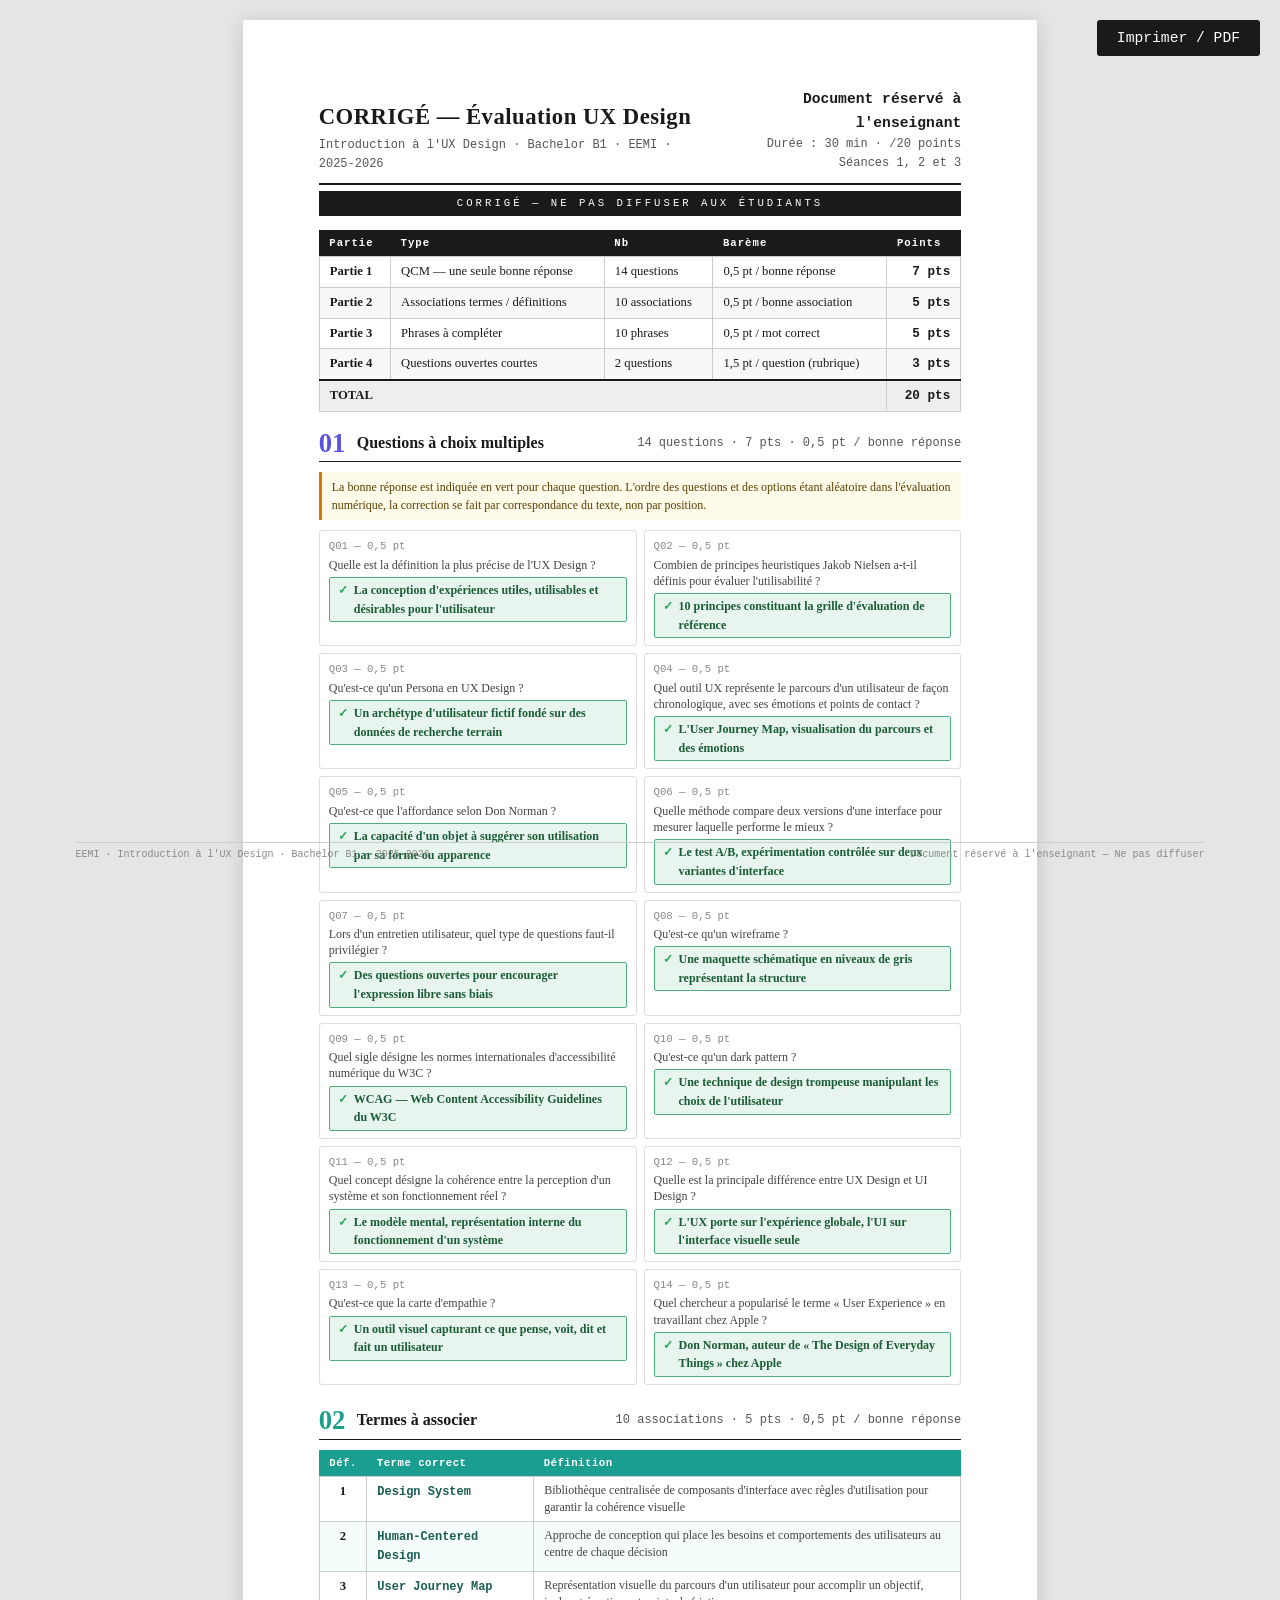
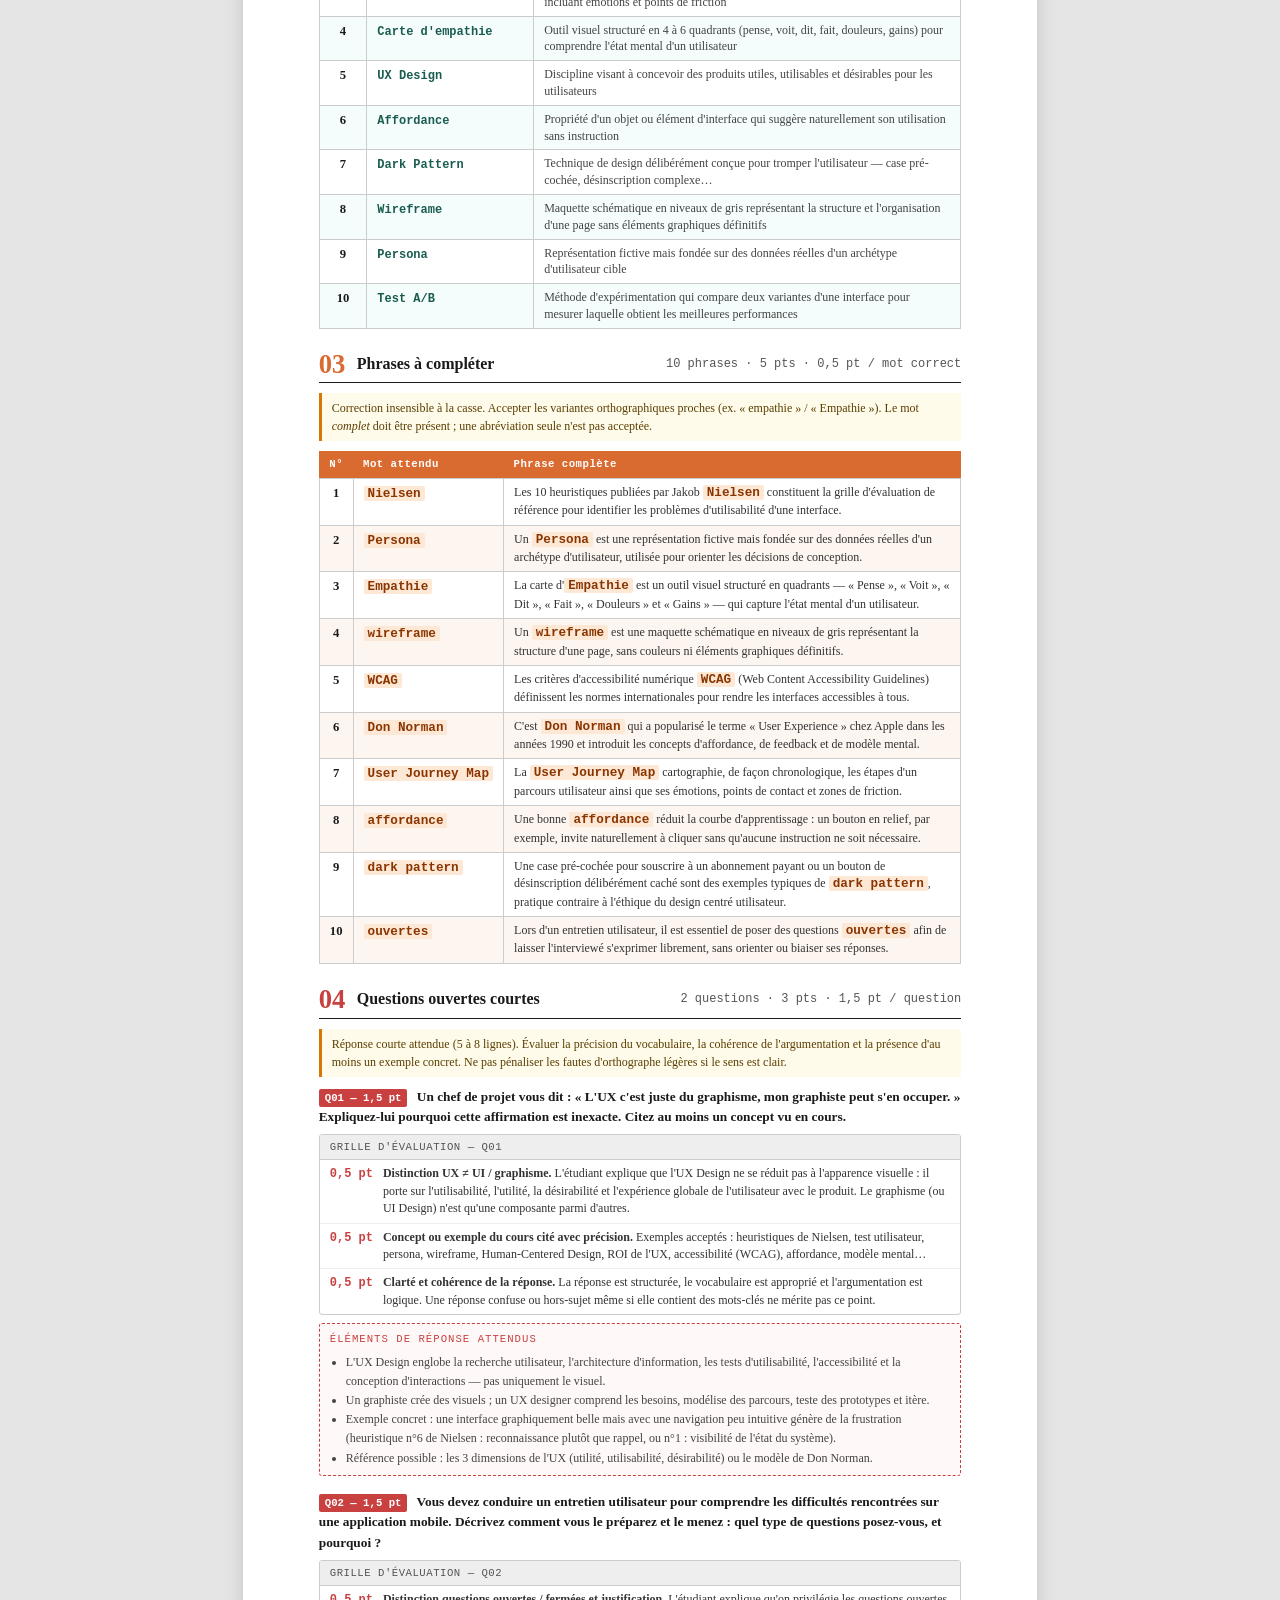
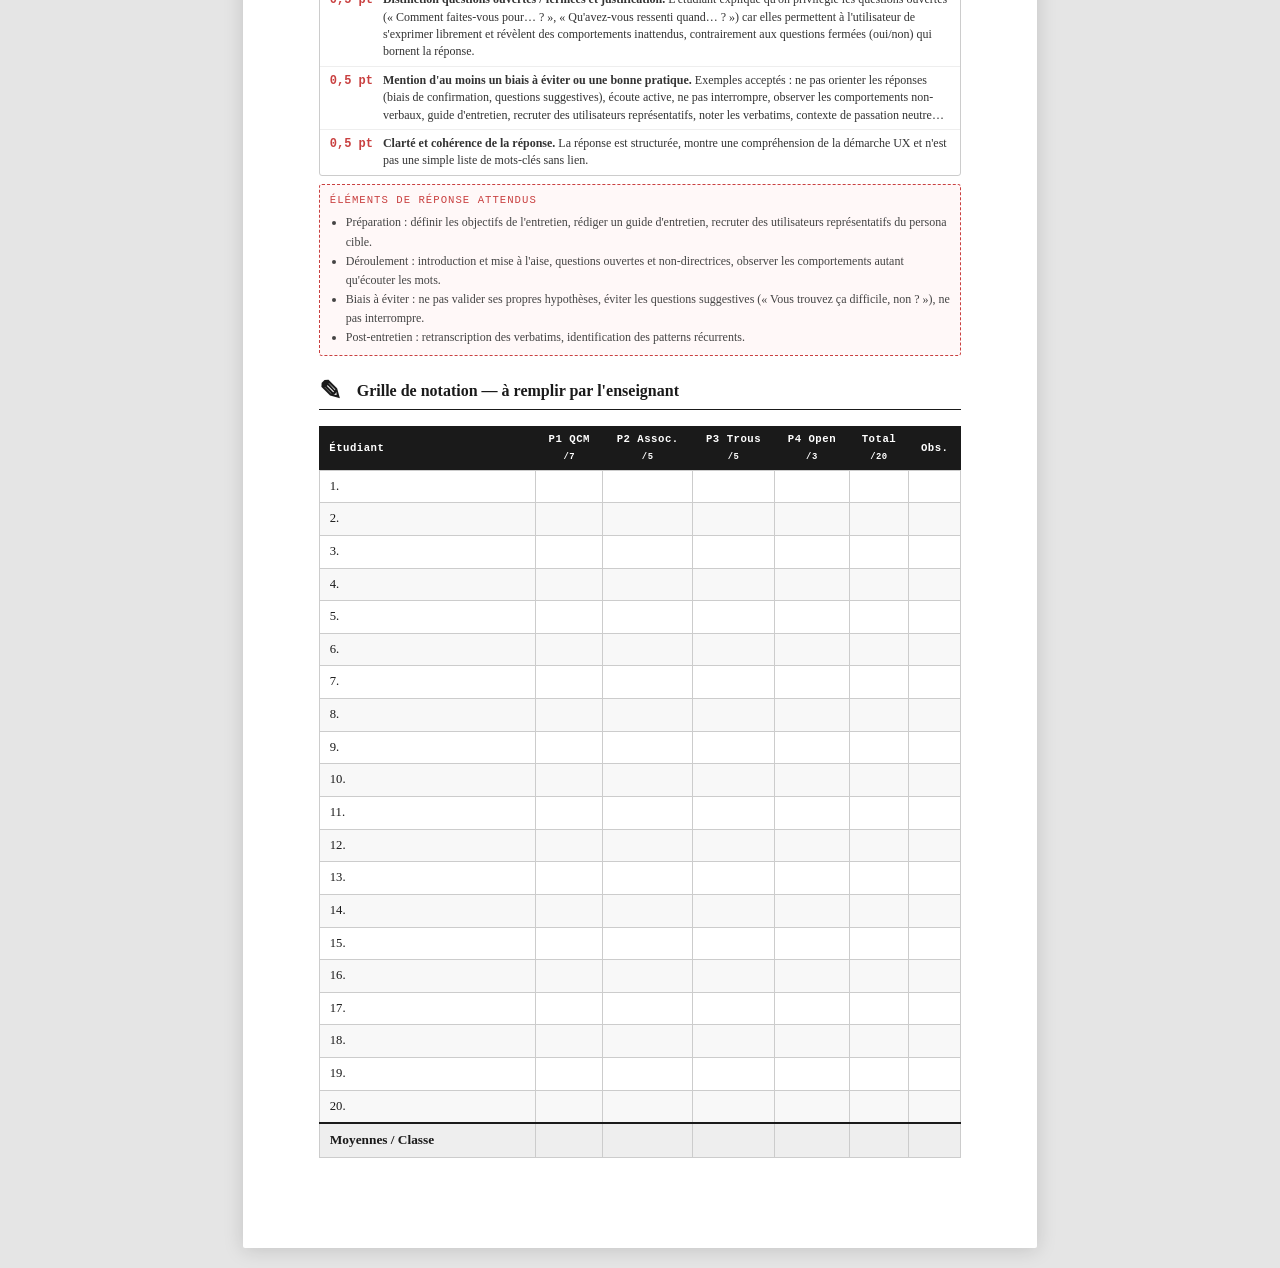
<file: correction.html>
<!DOCTYPE html>
<html lang="fr">
<head>
<meta charset="UTF-8">
<meta name="viewport" content="width=device-width, initial-scale=1.0">
<title>Corrigé — Évaluation UX Design · B1 · EEMI</title>
<style>
/* ── RESET & BASE ── */
*, *::before, *::after { box-sizing: border-box; margin: 0; padding: 0; }
body {
  font-family: 'Georgia', serif;
  font-size: 11pt;
  color: #1a1a1a;
  background: white;
  line-height: 1.55;
}

/* ── PAGE LAYOUT ── */
.page {
  width: 210mm;
  min-height: 297mm;
  margin: 0 auto;
  padding: 18mm 20mm 18mm 20mm;
}

/* ── HEADER ── */
.doc-header {
  border-bottom: 2.5px solid #1a1a1a;
  padding-bottom: 10px;
  margin-bottom: 6px;
  display: flex;
  justify-content: space-between;
  align-items: flex-end;
}
.doc-header-left h1 {
  font-size: 17pt;
  font-weight: bold;
  letter-spacing: .5px;
}
.doc-header-left p {
  font-size: 9pt;
  color: #555;
  margin-top: 2px;
  font-family: 'Courier New', monospace;
}
.doc-header-right {
  text-align: right;
  font-family: 'Courier New', monospace;
  font-size: 9pt;
  color: #555;
  line-height: 1.6;
}
.doc-header-right strong {
  font-size: 11pt;
  color: #1a1a1a;
  display: block;
}

/* ── BANDEAU CONFIDENTIEL ── */
.confidentiel {
  background: #1a1a1a;
  color: white;
  text-align: center;
  font-family: 'Courier New', monospace;
  font-size: 8pt;
  letter-spacing: 3px;
  text-transform: uppercase;
  padding: 4px 0;
  margin-bottom: 14px;
}

/* ── BARÈME RÉCAPITULATIF ── */
.bareme-table {
  width: 100%;
  border-collapse: collapse;
  margin-bottom: 18px;
  font-size: 9.5pt;
}
.bareme-table th {
  background: #1a1a1a;
  color: white;
  padding: 5px 10px;
  font-family: 'Courier New', monospace;
  font-size: 8pt;
  letter-spacing: 1px;
  text-align: left;
}
.bareme-table td {
  padding: 5px 10px;
  border: 1px solid #ccc;
  vertical-align: top;
}
.bareme-table tr:nth-child(even) td { background: #f8f8f8; }
.bareme-table td:last-child { text-align: right; font-weight: bold; font-family: 'Courier New', monospace; }
.bareme-total td {
  background: #eee !important;
  font-weight: bold;
  border-top: 2px solid #1a1a1a;
}

/* ── SECTION ── */
.section {
  margin-bottom: 22px;
  break-inside: avoid;
}
.section-head {
  display: flex;
  align-items: center;
  gap: 10px;
  border-bottom: 1.5px solid #1a1a1a;
  padding-bottom: 5px;
  margin-bottom: 10px;
}
.section-num {
  font-size: 20pt;
  font-weight: bold;
  line-height: 1;
  min-width: 28px;
}
.section-num.p1 { color: #5a52e0; }
.section-num.p2 { color: #1a9e8f; }
.section-num.p3 { color: #d96a30; }
.section-num.p4 { color: #c94040; }
.section-title { font-size: 12pt; font-weight: bold; }
.section-pts {
  margin-left: auto;
  font-family: 'Courier New', monospace;
  font-size: 9pt;
  color: #555;
  white-space: nowrap;
}

/* ── NOTE D'EXAMINATEUR ── */
.examiner-note {
  background: #fffbea;
  border-left: 3px solid #d97706;
  padding: 6px 10px;
  font-size: 9pt;
  color: #5a3e00;
  margin-bottom: 10px;
  line-height: 1.5;
}

/* ── QCM ── */
.qcm-grid {
  display: grid;
  grid-template-columns: 1fr 1fr;
  gap: 7px;
}
.qcm-item {
  border: 1px solid #ddd;
  border-radius: 3px;
  padding: 7px 9px;
  font-size: 9.5pt;
}
.qcm-item-num {
  font-family: 'Courier New', monospace;
  font-size: 8pt;
  color: #888;
  margin-bottom: 2px;
}
.qcm-item-q {
  font-size: 9pt;
  color: #444;
  margin-bottom: 4px;
  line-height: 1.35;
}
.qcm-answer {
  background: #e8f5ee;
  border: 1px solid #4caf7d;
  border-radius: 2px;
  padding: 3px 8px;
  font-weight: bold;
  font-size: 9pt;
  color: #1a5c35;
  display: flex;
  align-items: flex-start;
  gap: 6px;
}
.qcm-answer::before {
  content: '✓';
  color: #27a55a;
  font-weight: bold;
  flex-shrink: 0;
}

/* ── ASSOCIATIONS ── */
.assoc-table {
  width: 100%;
  border-collapse: collapse;
  font-size: 9.5pt;
}
.assoc-table th {
  background: #1a9e8f;
  color: white;
  padding: 5px 10px;
  font-family: 'Courier New', monospace;
  font-size: 8pt;
  text-align: left;
  letter-spacing: .5px;
}
.assoc-table td {
  padding: 5px 10px;
  border: 1px solid #ccc;
  vertical-align: top;
}
.assoc-table tr:nth-child(even) td { background: #f4fdfb; }
.assoc-answer {
  font-weight: bold;
  color: #1a5c50;
  font-family: 'Courier New', monospace;
  font-size: 9pt;
}
.assoc-def { color: #444; line-height: 1.4; font-size: 9pt; }

/* ── TROUS ── */
.trou-table {
  width: 100%;
  border-collapse: collapse;
  font-size: 9.5pt;
}
.trou-table th {
  background: #d96a30;
  color: white;
  padding: 5px 10px;
  font-family: 'Courier New', monospace;
  font-size: 8pt;
  text-align: left;
  letter-spacing: .5px;
}
.trou-table td {
  padding: 5px 10px;
  border: 1px solid #ccc;
  vertical-align: top;
  line-height: 1.45;
}
.trou-table tr:nth-child(even) td { background: #fdf5f0; }
.trou-word {
  font-weight: bold;
  color: #8a3500;
  font-family: 'Courier New', monospace;
  font-size: 9.5pt;
  background: #fde8d6;
  border-radius: 2px;
  padding: 0 4px;
  white-space: nowrap;
}
.trou-phrase { color: #333; font-size: 9pt; }

/* ── QUESTION OUVERTE ── */
.open-block {
  margin-bottom: 14px;
  break-inside: avoid;
}
.open-q {
  font-weight: bold;
  margin-bottom: 6px;
  font-size: 10pt;
  color: #1a1a1a;
}
.open-q-label {
  display: inline-block;
  font-family: 'Courier New', monospace;
  font-size: 8pt;
  background: #c94040;
  color: white;
  padding: 1px 6px;
  border-radius: 2px;
  margin-right: 6px;
}
.open-rubric {
  border: 1px solid #ccc;
  border-radius: 3px;
  overflow: hidden;
  font-size: 9pt;
}
.open-rubric-head {
  background: #eee;
  padding: 4px 10px;
  font-family: 'Courier New', monospace;
  font-size: 8pt;
  color: #555;
  letter-spacing: .5px;
  border-bottom: 1px solid #ccc;
}
.rubric-row {
  display: flex;
  padding: 5px 10px;
  border-bottom: 1px solid #eee;
  gap: 10px;
  align-items: flex-start;
}
.rubric-row:last-child { border-bottom: none; }
.rubric-pts {
  font-family: 'Courier New', monospace;
  font-weight: bold;
  color: #c94040;
  min-width: 40px;
  flex-shrink: 0;
  font-size: 9pt;
}
.rubric-text { color: #333; line-height: 1.45; }
.open-elements {
  margin-top: 8px;
  background: #fff8f8;
  border: 1px dashed #c94040;
  border-radius: 3px;
  padding: 7px 10px;
  font-size: 9pt;
}
.open-elements-title {
  font-family: 'Courier New', monospace;
  font-size: 8pt;
  color: #c94040;
  text-transform: uppercase;
  letter-spacing: 1px;
  margin-bottom: 5px;
}
.open-elements ul {
  padding-left: 16px;
  color: #444;
  line-height: 1.6;
}

/* ── GRILLE DE NOTATION ── */
.grille {
  width: 100%;
  border-collapse: collapse;
  font-size: 9.5pt;
  margin-top: 16px;
}
.grille th {
  background: #1a1a1a;
  color: white;
  padding: 5px 10px;
  font-family: 'Courier New', monospace;
  font-size: 8pt;
  text-align: center;
  letter-spacing: .5px;
}
.grille td {
  padding: 6px 10px;
  border: 1px solid #ccc;
  text-align: center;
}
.grille tr:nth-child(even) td { background: #f8f8f8; }
.grille .grille-total td {
  background: #eee !important;
  font-weight: bold;
  border-top: 2px solid #1a1a1a;
  font-size: 10pt;
}
.grille td:first-child { text-align: left; font-weight: normal; }
.blank-cell {
  min-width: 50px;
  border-bottom: 1px solid #999;
  display: inline-block;
}

/* ── FOOTER ── */
.doc-footer {
  position: fixed;
  bottom: 10mm;
  left: 20mm;
  right: 20mm;
  border-top: 1px solid #ccc;
  padding-top: 4px;
  display: flex;
  justify-content: space-between;
  font-family: 'Courier New', monospace;
  font-size: 7.5pt;
  color: #888;
}

/* ── PRINT ── */
@media print {
  body { background: white; }
  .page { margin: 0; padding: 15mm 18mm; }
  .no-print { display: none !important; }
  .page-break { break-before: page; }
  h2, .section { break-inside: avoid; }
}

/* ── SCREEN ONLY ── */
@media screen {
  body { background: #e5e5e5; }
  .page {
    background: white;
    box-shadow: 0 2px 20px rgba(0,0,0,.15);
    margin: 20px auto;
    border-radius: 2px;
  }
  .print-btn {
    position: fixed;
    top: 20px;
    right: 20px;
    background: #1a1a1a;
    color: white;
    border: none;
    padding: 10px 20px;
    font-family: 'Courier New', monospace;
    font-size: 11pt;
    cursor: pointer;
    border-radius: 3px;
    z-index: 100;
  }
  .print-btn:hover { background: #333; }
}
</style>
</head>
<body>

<button class="print-btn no-print" onclick="window.print()">Imprimer / PDF</button>

<div class="page">

  <!-- ══ EN-TÊTE ══ -->
  <div class="doc-header">
    <div class="doc-header-left">
      <h1>CORRIGÉ — Évaluation UX Design</h1>
      <p>Introduction à l'UX Design · Bachelor B1 · EEMI · 2025-2026</p>
    </div>
    <div class="doc-header-right">
      <strong>Document réservé à l'enseignant</strong>
      Durée : 30 min · /20 points<br>
      Séances 1, 2 et 3
    </div>
  </div>
  <div class="confidentiel">Corrigé — Ne pas diffuser aux étudiants</div>

  <!-- ══ BARÈME RÉCAPITULATIF ══ -->
  <table class="bareme-table">
    <thead>
      <tr><th>Partie</th><th>Type</th><th>Nb</th><th>Barème</th><th>Points</th></tr>
    </thead>
    <tbody>
      <tr><td><strong>Partie 1</strong></td><td>QCM — une seule bonne réponse</td><td>14 questions</td><td>0,5 pt / bonne réponse</td><td>7 pts</td></tr>
      <tr><td><strong>Partie 2</strong></td><td>Associations termes / définitions</td><td>10 associations</td><td>0,5 pt / bonne association</td><td>5 pts</td></tr>
      <tr><td><strong>Partie 3</strong></td><td>Phrases à compléter</td><td>10 phrases</td><td>0,5 pt / mot correct</td><td>5 pts</td></tr>
      <tr><td><strong>Partie 4</strong></td><td>Questions ouvertes courtes</td><td>2 questions</td><td>1,5 pt / question (rubrique)</td><td>3 pts</td></tr>
      <tr class="bareme-total"><td colspan="4"><strong>TOTAL</strong></td><td>20 pts</td></tr>
    </tbody>
  </table>

  <!-- ══════════════════════════════════════════
       PARTIE 1 — QCM
  ══════════════════════════════════════════ -->
  <div class="section">
    <div class="section-head">
      <div class="section-num p1">01</div>
      <div>
        <div class="section-title">Questions à choix multiples</div>
      </div>
      <div class="section-pts">14 questions · 7 pts · 0,5 pt / bonne réponse</div>
    </div>
    <div class="examiner-note">
      La bonne réponse est indiquée en vert pour chaque question. L'ordre des questions et des options étant aléatoire dans l'évaluation numérique, la correction se fait par correspondance du texte, non par position.
    </div>

    <div class="qcm-grid">

      <div class="qcm-item">
        <div class="qcm-item-num">Q01 — 0,5 pt</div>
        <div class="qcm-item-q">Quelle est la définition la plus précise de l'UX Design ?</div>
        <div class="qcm-answer">La conception d'expériences utiles, utilisables et désirables pour l'utilisateur</div>
      </div>

      <div class="qcm-item">
        <div class="qcm-item-num">Q02 — 0,5 pt</div>
        <div class="qcm-item-q">Combien de principes heuristiques Jakob Nielsen a-t-il définis pour évaluer l'utilisabilité ?</div>
        <div class="qcm-answer">10 principes constituant la grille d'évaluation de référence</div>
      </div>

      <div class="qcm-item">
        <div class="qcm-item-num">Q03 — 0,5 pt</div>
        <div class="qcm-item-q">Qu'est-ce qu'un Persona en UX Design ?</div>
        <div class="qcm-answer">Un archétype d'utilisateur fictif fondé sur des données de recherche terrain</div>
      </div>

      <div class="qcm-item">
        <div class="qcm-item-num">Q04 — 0,5 pt</div>
        <div class="qcm-item-q">Quel outil UX représente le parcours d'un utilisateur de façon chronologique, avec ses émotions et points de contact ?</div>
        <div class="qcm-answer">L'User Journey Map, visualisation du parcours et des émotions</div>
      </div>

      <div class="qcm-item">
        <div class="qcm-item-num">Q05 — 0,5 pt</div>
        <div class="qcm-item-q">Qu'est-ce que l'affordance selon Don Norman ?</div>
        <div class="qcm-answer">La capacité d'un objet à suggérer son utilisation par sa forme ou apparence</div>
      </div>

      <div class="qcm-item">
        <div class="qcm-item-num">Q06 — 0,5 pt</div>
        <div class="qcm-item-q">Quelle méthode compare deux versions d'une interface pour mesurer laquelle performe le mieux ?</div>
        <div class="qcm-answer">Le test A/B, expérimentation contrôlée sur deux variantes d'interface</div>
      </div>

      <div class="qcm-item">
        <div class="qcm-item-num">Q07 — 0,5 pt</div>
        <div class="qcm-item-q">Lors d'un entretien utilisateur, quel type de questions faut-il privilégier ?</div>
        <div class="qcm-answer">Des questions ouvertes pour encourager l'expression libre sans biais</div>
      </div>

      <div class="qcm-item">
        <div class="qcm-item-num">Q08 — 0,5 pt</div>
        <div class="qcm-item-q">Qu'est-ce qu'un wireframe ?</div>
        <div class="qcm-answer">Une maquette schématique en niveaux de gris représentant la structure</div>
      </div>

      <div class="qcm-item">
        <div class="qcm-item-num">Q09 — 0,5 pt</div>
        <div class="qcm-item-q">Quel sigle désigne les normes internationales d'accessibilité numérique du W3C ?</div>
        <div class="qcm-answer">WCAG — Web Content Accessibility Guidelines du W3C</div>
      </div>

      <div class="qcm-item">
        <div class="qcm-item-num">Q10 — 0,5 pt</div>
        <div class="qcm-item-q">Qu'est-ce qu'un dark pattern ?</div>
        <div class="qcm-answer">Une technique de design trompeuse manipulant les choix de l'utilisateur</div>
      </div>

      <div class="qcm-item">
        <div class="qcm-item-num">Q11 — 0,5 pt</div>
        <div class="qcm-item-q">Quel concept désigne la cohérence entre la perception d'un système et son fonctionnement réel ?</div>
        <div class="qcm-answer">Le modèle mental, représentation interne du fonctionnement d'un système</div>
      </div>

      <div class="qcm-item">
        <div class="qcm-item-num">Q12 — 0,5 pt</div>
        <div class="qcm-item-q">Quelle est la principale différence entre UX Design et UI Design ?</div>
        <div class="qcm-answer">L'UX porte sur l'expérience globale, l'UI sur l'interface visuelle seule</div>
      </div>

      <div class="qcm-item">
        <div class="qcm-item-num">Q13 — 0,5 pt</div>
        <div class="qcm-item-q">Qu'est-ce que la carte d'empathie ?</div>
        <div class="qcm-answer">Un outil visuel capturant ce que pense, voit, dit et fait un utilisateur</div>
      </div>

      <div class="qcm-item">
        <div class="qcm-item-num">Q14 — 0,5 pt</div>
        <div class="qcm-item-q">Quel chercheur a popularisé le terme « User Experience » en travaillant chez Apple ?</div>
        <div class="qcm-answer">Don Norman, auteur de « The Design of Everyday Things » chez Apple</div>
      </div>

    </div><!-- /qcm-grid -->
  </div><!-- /section p1 -->

  <!-- ══════════════════════════════════════════
       PARTIE 2 — ASSOCIATIONS
  ══════════════════════════════════════════ -->
  <div class="section page-break">
    <div class="section-head">
      <div class="section-num p2">02</div>
      <div>
        <div class="section-title">Termes à associer</div>
      </div>
      <div class="section-pts">10 associations · 5 pts · 0,5 pt / bonne réponse</div>
    </div>

    <table class="assoc-table">
      <thead>
        <tr>
          <th style="width:6%">Déf.</th>
          <th style="width:26%">Terme correct</th>
          <th>Définition</th>
        </tr>
      </thead>
      <tbody>
        <tr>
          <td style="text-align:center;font-weight:bold">1</td>
          <td><span class="assoc-answer">Design System</span></td>
          <td class="assoc-def">Bibliothèque centralisée de composants d'interface avec règles d'utilisation pour garantir la cohérence visuelle</td>
        </tr>
        <tr>
          <td style="text-align:center;font-weight:bold">2</td>
          <td><span class="assoc-answer">Human-Centered Design</span></td>
          <td class="assoc-def">Approche de conception qui place les besoins et comportements des utilisateurs au centre de chaque décision</td>
        </tr>
        <tr>
          <td style="text-align:center;font-weight:bold">3</td>
          <td><span class="assoc-answer">User Journey Map</span></td>
          <td class="assoc-def">Représentation visuelle du parcours d'un utilisateur pour accomplir un objectif, incluant émotions et points de friction</td>
        </tr>
        <tr>
          <td style="text-align:center;font-weight:bold">4</td>
          <td><span class="assoc-answer">Carte d'empathie</span></td>
          <td class="assoc-def">Outil visuel structuré en 4 à 6 quadrants (pense, voit, dit, fait, douleurs, gains) pour comprendre l'état mental d'un utilisateur</td>
        </tr>
        <tr>
          <td style="text-align:center;font-weight:bold">5</td>
          <td><span class="assoc-answer">UX Design</span></td>
          <td class="assoc-def">Discipline visant à concevoir des produits utiles, utilisables et désirables pour les utilisateurs</td>
        </tr>
        <tr>
          <td style="text-align:center;font-weight:bold">6</td>
          <td><span class="assoc-answer">Affordance</span></td>
          <td class="assoc-def">Propriété d'un objet ou élément d'interface qui suggère naturellement son utilisation sans instruction</td>
        </tr>
        <tr>
          <td style="text-align:center;font-weight:bold">7</td>
          <td><span class="assoc-answer">Dark Pattern</span></td>
          <td class="assoc-def">Technique de design délibérément conçue pour tromper l'utilisateur — case pré-cochée, désinscription complexe…</td>
        </tr>
        <tr>
          <td style="text-align:center;font-weight:bold">8</td>
          <td><span class="assoc-answer">Wireframe</span></td>
          <td class="assoc-def">Maquette schématique en niveaux de gris représentant la structure et l'organisation d'une page sans éléments graphiques définitifs</td>
        </tr>
        <tr>
          <td style="text-align:center;font-weight:bold">9</td>
          <td><span class="assoc-answer">Persona</span></td>
          <td class="assoc-def">Représentation fictive mais fondée sur des données réelles d'un archétype d'utilisateur cible</td>
        </tr>
        <tr>
          <td style="text-align:center;font-weight:bold">10</td>
          <td><span class="assoc-answer">Test A/B</span></td>
          <td class="assoc-def">Méthode d'expérimentation qui compare deux variantes d'une interface pour mesurer laquelle obtient les meilleures performances</td>
        </tr>
      </tbody>
    </table>
  </div>

  <!-- ══════════════════════════════════════════
       PARTIE 3 — PHRASES À TROU
  ══════════════════════════════════════════ -->
  <div class="section page-break">
    <div class="section-head">
      <div class="section-num p3">03</div>
      <div>
        <div class="section-title">Phrases à compléter</div>
      </div>
      <div class="section-pts">10 phrases · 5 pts · 0,5 pt / mot correct</div>
    </div>
    <div class="examiner-note">
      Correction insensible à la casse. Accepter les variantes orthographiques proches (ex. « empathie » / « Empathie »). Le mot <em>complet</em> doit être présent ; une abréviation seule n'est pas acceptée.
    </div>

    <table class="trou-table">
      <thead>
        <tr><th style="width:5%">N°</th><th style="width:18%">Mot attendu</th><th>Phrase complète</th></tr>
      </thead>
      <tbody>
        <tr>
          <td style="text-align:center;font-weight:bold">1</td>
          <td><span class="trou-word">Nielsen</span></td>
          <td class="trou-phrase">Les 10 heuristiques publiées par Jakob <span class="trou-word">Nielsen</span> constituent la grille d'évaluation de référence pour identifier les problèmes d'utilisabilité d'une interface.</td>
        </tr>
        <tr>
          <td style="text-align:center;font-weight:bold">2</td>
          <td><span class="trou-word">Persona</span></td>
          <td class="trou-phrase">Un <span class="trou-word">Persona</span> est une représentation fictive mais fondée sur des données réelles d'un archétype d'utilisateur, utilisée pour orienter les décisions de conception.</td>
        </tr>
        <tr>
          <td style="text-align:center;font-weight:bold">3</td>
          <td><span class="trou-word">Empathie</span></td>
          <td class="trou-phrase">La carte d'<span class="trou-word">Empathie</span> est un outil visuel structuré en quadrants — « Pense », « Voit », « Dit », « Fait », « Douleurs » et « Gains » — qui capture l'état mental d'un utilisateur.</td>
        </tr>
        <tr>
          <td style="text-align:center;font-weight:bold">4</td>
          <td><span class="trou-word">wireframe</span></td>
          <td class="trou-phrase">Un <span class="trou-word">wireframe</span> est une maquette schématique en niveaux de gris représentant la structure d'une page, sans couleurs ni éléments graphiques définitifs.</td>
        </tr>
        <tr>
          <td style="text-align:center;font-weight:bold">5</td>
          <td><span class="trou-word">WCAG</span></td>
          <td class="trou-phrase">Les critères d'accessibilité numérique <span class="trou-word">WCAG</span> (Web Content Accessibility Guidelines) définissent les normes internationales pour rendre les interfaces accessibles à tous.</td>
        </tr>
        <tr>
          <td style="text-align:center;font-weight:bold">6</td>
          <td><span class="trou-word">Don Norman</span></td>
          <td class="trou-phrase">C'est <span class="trou-word">Don Norman</span> qui a popularisé le terme « User Experience » chez Apple dans les années 1990 et introduit les concepts d'affordance, de feedback et de modèle mental.</td>
        </tr>
        <tr>
          <td style="text-align:center;font-weight:bold">7</td>
          <td><span class="trou-word">User Journey Map</span></td>
          <td class="trou-phrase">La <span class="trou-word">User Journey Map</span> cartographie, de façon chronologique, les étapes d'un parcours utilisateur ainsi que ses émotions, points de contact et zones de friction.</td>
        </tr>
        <tr>
          <td style="text-align:center;font-weight:bold">8</td>
          <td><span class="trou-word">affordance</span></td>
          <td class="trou-phrase">Une bonne <span class="trou-word">affordance</span> réduit la courbe d'apprentissage : un bouton en relief, par exemple, invite naturellement à cliquer sans qu'aucune instruction ne soit nécessaire.</td>
        </tr>
        <tr>
          <td style="text-align:center;font-weight:bold">9</td>
          <td><span class="trou-word">dark pattern</span></td>
          <td class="trou-phrase">Une case pré-cochée pour souscrire à un abonnement payant ou un bouton de désinscription délibérément caché sont des exemples typiques de <span class="trou-word">dark pattern</span>, pratique contraire à l'éthique du design centré utilisateur.</td>
        </tr>
        <tr>
          <td style="text-align:center;font-weight:bold">10</td>
          <td><span class="trou-word">ouvertes</span></td>
          <td class="trou-phrase">Lors d'un entretien utilisateur, il est essentiel de poser des questions <span class="trou-word">ouvertes</span> afin de laisser l'interviewé s'exprimer librement, sans orienter ou biaiser ses réponses.</td>
        </tr>
      </tbody>
    </table>
  </div>

  <!-- ══════════════════════════════════════════
       PARTIE 4 — QUESTIONS OUVERTES
  ══════════════════════════════════════════ -->
  <div class="section page-break">
    <div class="section-head">
      <div class="section-num p4">04</div>
      <div>
        <div class="section-title">Questions ouvertes courtes</div>
      </div>
      <div class="section-pts">2 questions · 3 pts · 1,5 pt / question</div>
    </div>
    <div class="examiner-note">
      Réponse courte attendue (5 à 8 lignes). Évaluer la précision du vocabulaire, la cohérence de l'argumentation et la présence d'au moins un exemple concret. Ne pas pénaliser les fautes d'orthographe légères si le sens est clair.
    </div>

    <!-- Q01 -->
    <div class="open-block">
      <div class="open-q">
        <span class="open-q-label">Q01 — 1,5 pt</span>
        Un chef de projet vous dit : « L'UX c'est juste du graphisme, mon graphiste peut s'en occuper. » Expliquez-lui pourquoi cette affirmation est inexacte. Citez au moins un concept vu en cours.
      </div>

      <div class="open-rubric">
        <div class="open-rubric-head">GRILLE D'ÉVALUATION — Q01</div>
        <div class="rubric-row">
          <div class="rubric-pts">0,5 pt</div>
          <div class="rubric-text"><strong>Distinction UX ≠ UI / graphisme.</strong> L'étudiant explique que l'UX Design ne se réduit pas à l'apparence visuelle : il porte sur l'utilisabilité, l'utilité, la désirabilité et l'expérience globale de l'utilisateur avec le produit. Le graphisme (ou UI Design) n'est qu'une composante parmi d'autres.</div>
        </div>
        <div class="rubric-row">
          <div class="rubric-pts">0,5 pt</div>
          <div class="rubric-text"><strong>Concept ou exemple du cours cité avec précision.</strong> Exemples acceptés : heuristiques de Nielsen, test utilisateur, persona, wireframe, Human-Centered Design, ROI de l'UX, accessibilité (WCAG), affordance, modèle mental…</div>
        </div>
        <div class="rubric-row">
          <div class="rubric-pts">0,5 pt</div>
          <div class="rubric-text"><strong>Clarté et cohérence de la réponse.</strong> La réponse est structurée, le vocabulaire est approprié et l'argumentation est logique. Une réponse confuse ou hors-sujet même si elle contient des mots-clés ne mérite pas ce point.</div>
        </div>
      </div>

      <div class="open-elements">
        <div class="open-elements-title">Éléments de réponse attendus</div>
        <ul>
          <li>L'UX Design englobe la recherche utilisateur, l'architecture d'information, les tests d'utilisabilité, l'accessibilité et la conception d'interactions — pas uniquement le visuel.</li>
          <li>Un graphiste crée des visuels ; un UX designer comprend les besoins, modélise des parcours, teste des prototypes et itère.</li>
          <li>Exemple concret : une interface graphiquement belle mais avec une navigation peu intuitive génère de la frustration (heuristique n°6 de Nielsen : reconnaissance plutôt que rappel, ou n°1 : visibilité de l'état du système).</li>
          <li>Référence possible : les 3 dimensions de l'UX (utilité, utilisabilité, désirabilité) ou le modèle de Don Norman.</li>
        </ul>
      </div>
    </div>

    <!-- Q02 -->
    <div class="open-block" style="margin-top:16px">
      <div class="open-q">
        <span class="open-q-label">Q02 — 1,5 pt</span>
        Vous devez conduire un entretien utilisateur pour comprendre les difficultés rencontrées sur une application mobile. Décrivez comment vous le préparez et le menez : quel type de questions posez-vous, et pourquoi ?
      </div>

      <div class="open-rubric">
        <div class="open-rubric-head">GRILLE D'ÉVALUATION — Q02</div>
        <div class="rubric-row">
          <div class="rubric-pts">0,5 pt</div>
          <div class="rubric-text"><strong>Distinction questions ouvertes / fermées et justification.</strong> L'étudiant explique qu'on privilégie les questions ouvertes (« Comment faites-vous pour… ? », « Qu'avez-vous ressenti quand… ? ») car elles permettent à l'utilisateur de s'exprimer librement et révèlent des comportements inattendus, contrairement aux questions fermées (oui/non) qui bornent la réponse.</div>
        </div>
        <div class="rubric-row">
          <div class="rubric-pts">0,5 pt</div>
          <div class="rubric-text"><strong>Mention d'au moins un biais à éviter ou une bonne pratique.</strong> Exemples acceptés : ne pas orienter les réponses (biais de confirmation, questions suggestives), écoute active, ne pas interrompre, observer les comportements non-verbaux, guide d'entretien, recruter des utilisateurs représentatifs, noter les verbatims, contexte de passation neutre…</div>
        </div>
        <div class="rubric-row">
          <div class="rubric-pts">0,5 pt</div>
          <div class="rubric-text"><strong>Clarté et cohérence de la réponse.</strong> La réponse est structurée, montre une compréhension de la démarche UX et n'est pas une simple liste de mots-clés sans lien.</div>
        </div>
      </div>

      <div class="open-elements">
        <div class="open-elements-title">Éléments de réponse attendus</div>
        <ul>
          <li>Préparation : définir les objectifs de l'entretien, rédiger un guide d'entretien, recruter des utilisateurs représentatifs du persona cible.</li>
          <li>Déroulement : introduction et mise à l'aise, questions ouvertes et non-directrices, observer les comportements autant qu'écouter les mots.</li>
          <li>Biais à éviter : ne pas valider ses propres hypothèses, éviter les questions suggestives (« Vous trouvez ça difficile, non ? »), ne pas interrompre.</li>
          <li>Post-entretien : retranscription des verbatims, identification des patterns récurrents.</li>
        </ul>
      </div>
    </div>
  </div>

  <!-- ══════════════════════════════════════════
       GRILLE DE NOTATION VIERGE
  ══════════════════════════════════════════ -->
  <div class="section page-break">
    <div class="section-head">
      <div class="section-num" style="color:#1a1a1a">✎</div>
      <div><div class="section-title">Grille de notation — à remplir par l'enseignant</div></div>
    </div>

    <table class="grille">
      <thead>
        <tr>
          <th style="text-align:left">Étudiant</th>
          <th>P1 QCM<br><small>/7</small></th>
          <th>P2 Assoc.<br><small>/5</small></th>
          <th>P3 Trous<br><small>/5</small></th>
          <th>P4 Open<br><small>/3</small></th>
          <th>Total<br><small>/20</small></th>
          <th>Obs.</th>
        </tr>
      </thead>
      <tbody>
        <!-- 20 lignes vierges -->
        <tr><td>1. &nbsp;&nbsp;&nbsp;&nbsp;&nbsp;&nbsp;&nbsp;&nbsp;&nbsp;&nbsp;&nbsp;&nbsp;&nbsp;&nbsp;&nbsp;&nbsp;&nbsp;&nbsp;&nbsp;&nbsp;&nbsp;&nbsp;&nbsp;&nbsp;&nbsp;&nbsp;&nbsp;&nbsp;&nbsp;&nbsp;&nbsp;&nbsp;&nbsp;&nbsp;&nbsp;&nbsp;&nbsp;&nbsp;&nbsp;&nbsp;&nbsp;&nbsp;&nbsp;&nbsp;&nbsp;&nbsp;&nbsp;&nbsp;&nbsp;&nbsp;&nbsp;&nbsp;</td><td></td><td></td><td></td><td></td><td></td><td></td></tr>
        <tr><td>2.</td><td></td><td></td><td></td><td></td><td></td><td></td></tr>
        <tr><td>3.</td><td></td><td></td><td></td><td></td><td></td><td></td></tr>
        <tr><td>4.</td><td></td><td></td><td></td><td></td><td></td><td></td></tr>
        <tr><td>5.</td><td></td><td></td><td></td><td></td><td></td><td></td></tr>
        <tr><td>6.</td><td></td><td></td><td></td><td></td><td></td><td></td></tr>
        <tr><td>7.</td><td></td><td></td><td></td><td></td><td></td><td></td></tr>
        <tr><td>8.</td><td></td><td></td><td></td><td></td><td></td><td></td></tr>
        <tr><td>9.</td><td></td><td></td><td></td><td></td><td></td><td></td></tr>
        <tr><td>10.</td><td></td><td></td><td></td><td></td><td></td><td></td></tr>
        <tr><td>11.</td><td></td><td></td><td></td><td></td><td></td><td></td></tr>
        <tr><td>12.</td><td></td><td></td><td></td><td></td><td></td><td></td></tr>
        <tr><td>13.</td><td></td><td></td><td></td><td></td><td></td><td></td></tr>
        <tr><td>14.</td><td></td><td></td><td></td><td></td><td></td><td></td></tr>
        <tr><td>15.</td><td></td><td></td><td></td><td></td><td></td><td></td></tr>
        <tr><td>16.</td><td></td><td></td><td></td><td></td><td></td><td></td></tr>
        <tr><td>17.</td><td></td><td></td><td></td><td></td><td></td><td></td></tr>
        <tr><td>18.</td><td></td><td></td><td></td><td></td><td></td><td></td></tr>
        <tr><td>19.</td><td></td><td></td><td></td><td></td><td></td><td></td></tr>
        <tr><td>20.</td><td></td><td></td><td></td><td></td><td></td><td></td></tr>
        <tr class="grille-total">
          <td><strong>Moyennes / Classe</strong></td>
          <td></td><td></td><td></td><td></td><td></td><td></td>
        </tr>
      </tbody>
    </table>
  </div>

</div><!-- /page -->

<div class="doc-footer no-print">
  <span>EEMI · Introduction à l'UX Design · Bachelor B1 · 2025-2026</span>
  <span>Document réservé à l'enseignant — Ne pas diffuser</span>
</div>

</body>
</html>
</file>
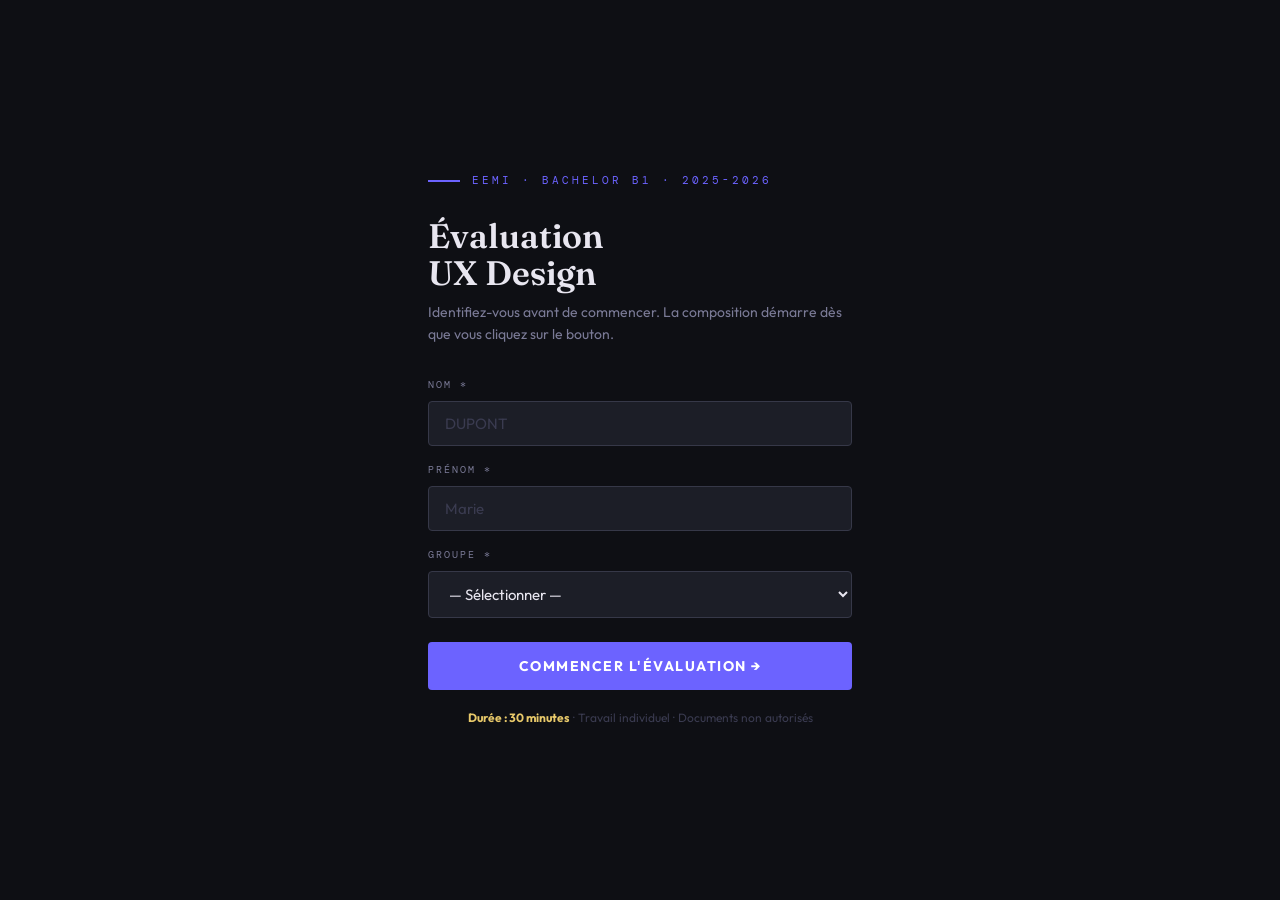
<file: evaluation.html>
<!DOCTYPE html>
<html lang="fr">
<head>
<meta charset="UTF-8">
<meta name="viewport" content="width=device-width, initial-scale=1.0">
<title>Évaluation — Introduction à l'UX Design · B1 · EEMI</title>
<link href="https://fonts.googleapis.com/css2?family=Fraunces:ital,opsz,wght@0,9..144,300;0,9..144,600;0,9..144,700;1,9..144,400&family=DM+Mono:wght@400;500&family=Outfit:wght@400;500;600;700&display=swap" rel="stylesheet">
<style>
:root{
  --bg:#0e0f14;--surface:#16171e;--card:#1c1e27;--border:#2a2c38;--border2:#363848;
  --text:#e8e6f0;--muted:#7a7a96;--faint:#3a3b50;
  --accent:#6c63ff;--accent2:#f07c4a;--gold:#e8c96a;--red:#f05a5a;--green:#4ac98b;
  --p1:#6c63ff;--p2:#4ac9b8;--p3:#f07c4a;--p4:#f05a5a;
}
*,*::before,*::after{box-sizing:border-box;margin:0;padding:0}
body{font-family:'Outfit',sans-serif;background:var(--bg);color:var(--text);min-height:100vh;line-height:1.6}

/* ── IDENTITY SCREEN ── */
#screen-identity{position:fixed;inset:0;z-index:1000;background:var(--bg);display:flex;align-items:center;justify-content:center;transition:opacity .5s ease}
.id-wrap{width:100%;max-width:480px;padding:28px}
.id-logo{font-family:'DM Mono',monospace;font-size:11px;letter-spacing:3px;text-transform:uppercase;color:var(--accent);margin-bottom:28px;display:flex;align-items:center;gap:12px}
.id-logo::before{content:'';display:block;width:32px;height:2px;background:var(--accent)}
.id-title{font-family:'Fraunces',serif;font-size:34px;font-weight:600;line-height:1.1;margin-bottom:8px}
.id-sub{font-size:14px;color:var(--muted);margin-bottom:32px;line-height:1.6}
.id-field{margin-bottom:16px}
.id-field label{display:block;font-family:'DM Mono',monospace;font-size:10px;letter-spacing:2px;text-transform:uppercase;color:var(--muted);margin-bottom:8px}
.id-field input,.id-field select{width:100%;background:var(--card);border:1px solid var(--border2);color:var(--text);font-family:'Outfit',sans-serif;font-size:15px;padding:12px 16px;outline:none;transition:border-color .2s;border-radius:4px}
.id-field select option{background:var(--card)}
.id-field input::placeholder{color:var(--faint)}
.id-field input:focus,.id-field select:focus{border-color:var(--accent)}
.btn-start{width:100%;margin-top:8px;padding:15px;background:var(--accent);color:white;border:none;font-family:'Outfit',sans-serif;font-weight:700;font-size:14px;letter-spacing:1.5px;text-transform:uppercase;cursor:pointer;transition:opacity .2s;border-radius:4px}
.btn-start:hover{opacity:.88}
.id-note{margin-top:18px;font-size:12px;color:var(--faint);text-align:center;line-height:1.6}
.id-note strong{color:var(--gold)}

/* ── HEADER ── */
#app-header{position:sticky;top:0;z-index:500;height:56px;background:rgba(14,15,20,.96);backdrop-filter:blur(12px);border-bottom:1px solid var(--border);display:none;align-items:center;padding:0 28px;gap:20px}
.hdr-name{font-family:'DM Mono',monospace;font-size:11px;color:var(--gold);white-space:nowrap;overflow:hidden;text-overflow:ellipsis;max-width:280px}
.hdr-title{flex:1;text-align:center;font-size:12px;font-weight:600;letter-spacing:1px;color:var(--muted);text-transform:uppercase}
.hdr-right{display:flex;align-items:center;gap:10px;flex-shrink:0}
#timer-display{font-family:'DM Mono',monospace;font-size:20px;font-weight:500;color:var(--gold);min-width:70px;text-align:right;transition:color .3s}
#timer-display.warn{color:var(--accent2)}
#timer-display.crit{color:var(--red);animation:blink 1s infinite}
@keyframes blink{50%{opacity:.35}}
.t-btn{background:var(--card);border:1px solid var(--border2);color:var(--muted);font-family:'DM Mono',monospace;font-size:10px;letter-spacing:1px;padding:5px 10px;cursor:pointer;transition:all .2s;border-radius:3px}
.t-btn:hover{border-color:var(--accent);color:var(--accent)}
#prog-wrap{height:3px;background:var(--border);position:sticky;top:56px;z-index:499;display:none}
#prog-bar{height:100%;background:linear-gradient(90deg,var(--accent),var(--accent2));width:0%;transition:width .5s}

/* ── MAIN ── */
main{max-width:860px;margin:0 auto;padding:52px 28px 140px;display:none}
.print-hdr{display:none;text-align:center;padding:18px 0;margin-bottom:20px;border-bottom:2px solid black;font-family:sans-serif}
.print-hdr h1{font-size:18px;margin-bottom:4px}
.print-hdr p{font-size:12px;color:#444}

/* ── HERO ── */
.hero{margin-bottom:52px}
.hero-tag{font-family:'DM Mono',monospace;font-size:10px;letter-spacing:3px;text-transform:uppercase;color:var(--accent);margin-bottom:18px;display:flex;align-items:center;gap:10px}
.hero-tag::after{content:'';flex:1;height:1px;background:var(--border)}
.hero-title{font-family:'Fraunces',serif;font-size:40px;font-weight:600;line-height:1.1;margin-bottom:20px}
.hero-title em{font-style:italic;color:var(--accent2)}
.chips{display:flex;flex-wrap:wrap;gap:8px}
.chip{display:inline-flex;align-items:center;gap:6px;font-family:'DM Mono',monospace;font-size:10px;letter-spacing:1px;text-transform:uppercase;padding:5px 12px;border:1px solid var(--border2);color:var(--muted);background:var(--card);border-radius:3px}

/* ── CONSIGNES ── */
.consignes-box{background:var(--card);border:1px solid var(--border);border-top:3px solid var(--gold);padding:24px 28px;margin-bottom:52px;border-radius:4px}
.consignes-label{font-family:'DM Mono',monospace;font-size:10px;letter-spacing:2px;text-transform:uppercase;color:var(--gold);margin-bottom:10px}
.consignes-grid{display:grid;grid-template-columns:repeat(4,1fr);gap:10px;margin-top:16px}
.cstat{background:var(--bg);border:1px solid var(--border);padding:12px 14px;border-radius:4px}
.cstat-val{font-family:'Fraunces',serif;font-size:22px;font-weight:600;color:var(--accent2);line-height:1}
.cstat-lbl{font-size:11px;color:var(--muted);margin-top:3px;line-height:1.4}

/* ── PARTIE ── */
.partie{margin-bottom:64px}
.partie-head{display:flex;align-items:flex-start;gap:20px;padding-bottom:20px;margin-bottom:32px;border-bottom:1px solid var(--border)}
.partie-n{font-family:'Fraunces',serif;font-size:56px;line-height:.9;font-weight:600;flex-shrink:0}
.partie-n.n1{color:var(--p1)}.partie-n.n2{color:var(--p2)}.partie-n.n3{color:var(--p3)}.partie-n.n4{color:var(--p4)}
.partie-pill{display:inline-block;font-family:'DM Mono',monospace;font-size:9px;letter-spacing:2px;text-transform:uppercase;padding:3px 10px;border-radius:3px;margin-bottom:8px}
.partie-pill.pp1{background:var(--p1);color:#fff}.partie-pill.pp2{background:var(--p2);color:#0e0f14}.partie-pill.pp3{background:var(--p3);color:#fff}.partie-pill.pp4{background:var(--p4);color:#fff}
.partie-title{font-family:'Fraunces',serif;font-size:22px;font-weight:600;line-height:1.2;margin-bottom:5px}
.partie-pts{font-family:'DM Mono',monospace;font-size:11px;color:var(--muted)}
.instr{background:var(--surface);border-left:3px solid var(--gold);padding:12px 16px;margin-bottom:28px;font-size:13px;line-height:1.7;color:#b0aec8;border-radius:0 4px 4px 0}
.instr strong{color:var(--text)}

/* ── QCM ── */
.qcm-block{margin-bottom:28px}
.qcm-head{display:flex;align-items:flex-start;gap:12px;margin-bottom:10px}
.qnum{font-family:'DM Mono',monospace;font-size:10px;padding:3px 9px;border:1px solid var(--p1);color:var(--p1);flex-shrink:0;margin-top:3px;border-radius:3px}
.qnum.q2{border-color:var(--p2);color:var(--p2)}
.qnum.q3{border-color:var(--p3);color:var(--p3)}
.qnum.q4{border-color:var(--p4);color:var(--p4)}
.qtitle{font-size:15px;font-weight:600;line-height:1.4}
.qcm-options{display:flex;flex-direction:column;gap:8px;margin-top:12px;margin-left:36px}
.qcm-option{display:flex;align-items:flex-start;gap:10px;background:var(--card);border:1px solid var(--border2);padding:10px 14px;cursor:pointer;transition:all .18s;border-radius:4px}
.qcm-option:hover{border-color:var(--accent);background:rgba(108,99,255,.06)}
.qcm-option input[type="radio"]{accent-color:var(--accent);width:15px;height:15px;flex-shrink:0;margin-top:2px}
.qcm-option label{cursor:pointer;font-size:14px;color:var(--text);line-height:1.5}
.qcm-option.selected{border-color:var(--accent);background:rgba(108,99,255,.1)}

/* ── ASSOCIATION ── */
.assoc-grid{display:grid;grid-template-columns:1fr 1fr;gap:1.5rem;margin-bottom:8px}
.assoc-col h4{font-family:'DM Mono',monospace;font-size:10px;letter-spacing:2px;text-transform:uppercase;color:var(--muted);margin-bottom:10px;padding-bottom:8px;border-bottom:1px solid var(--border)}
.assoc-terms{display:flex;flex-direction:column;gap:6px}
.assoc-term{font-family:'DM Mono',monospace;font-size:13px;background:var(--card);border:1px solid var(--border2);padding:9px 14px;border-radius:4px;color:var(--p2);font-weight:500}
.assoc-defs{display:flex;flex-direction:column;gap:6px}
.assoc-def-row{display:flex;align-items:center;gap:10px}
.assoc-def-label{font-family:'DM Mono',monospace;font-size:12px;background:var(--surface);border:1px solid var(--border);padding:3px 8px;color:var(--muted);border-radius:3px;white-space:nowrap}
.assoc-select{flex:1;background:var(--card);border:1px solid var(--border2);color:var(--text);font-family:'Outfit',sans-serif;font-size:13px;padding:8px 12px;outline:none;cursor:pointer;border-radius:4px}
.assoc-select:focus{border-color:var(--p2)}
.assoc-def-text{font-size:13px;color:#b0aec8;line-height:1.5;flex:1;padding:8px 0}

/* ── PHRASES À TROU ── */
.ptrou-block{margin-bottom:24px}
.ptrou-phrase{font-size:14px;line-height:2.2;color:var(--text);background:var(--card);border:1px solid var(--border);padding:14px 18px;border-radius:4px}
.ptrou-input{display:inline-block;background:transparent;border:none;border-bottom:2px solid var(--p3);color:var(--p3);font-family:'Outfit',sans-serif;font-size:14px;padding:0 4px;outline:none;min-width:140px;transition:border-color .2s;font-weight:600}
.ptrou-input::placeholder{color:rgba(240,124,74,.4);font-weight:400}
.ptrou-input:focus{border-bottom-color:var(--gold)}
.word-bank{display:flex;flex-wrap:wrap;gap:8px;margin-bottom:20px}
.word-chip{font-family:'DM Mono',monospace;font-size:11px;background:rgba(240,124,74,.1);border:1px solid rgba(240,124,74,.3);color:var(--p3);padding:4px 12px;border-radius:99px;cursor:pointer;transition:all .15s;user-select:none}
.word-chip:hover{background:rgba(240,124,74,.2)}
.word-chip.used{opacity:.35;cursor:default;text-decoration:line-through}
.word-chip.active{background:rgba(240,124,74,.45);border-color:var(--p3);color:#fff;box-shadow:0 0 0 2px var(--p3);cursor:default}
.ptrou-input.drop-ready{border-bottom-color:var(--gold);background:rgba(232,201,106,.08);cursor:pointer}

/* ── QUESTION OUVERTE ── */
textarea.ans{width:100%;background:var(--card);border:1px solid var(--border2);color:var(--text);font-family:'Outfit',sans-serif;font-size:14px;line-height:1.7;padding:14px 16px;resize:vertical;min-height:160px;outline:none;transition:border-color .2s;border-radius:4px}
textarea.ans:focus{border-color:var(--p4)}
.cc{font-family:'DM Mono',monospace;font-size:10px;color:var(--faint);text-align:right;margin-top:4px}
.open-crit{margin-top:12px;background:var(--surface);border:1px solid var(--border);padding:14px 18px;border-radius:4px}
.open-crit-title{font-family:'DM Mono',monospace;font-size:10px;letter-spacing:2px;text-transform:uppercase;color:var(--muted);margin-bottom:10px}
.crit-row{display:flex;align-items:flex-start;gap:10px;margin-bottom:8px;font-size:13px;color:#b0aec8}
.crit-dot{width:6px;height:6px;border-radius:50%;background:var(--p4);flex-shrink:0;margin-top:6px}

/* ── DIV LINE ── */
.div-line{height:1px;background:var(--border);margin:56px 0;position:relative}
.div-line::after{content:attr(data-p);position:absolute;right:0;top:-9px;font-family:'DM Mono',monospace;font-size:9px;letter-spacing:2px;text-transform:uppercase;color:var(--faint);background:var(--bg);padding-left:10px}

/* ── SCORE DISPLAY ── */
#score-panel{display:none;margin-top:48px;border-radius:4px}

/* Note provisoire */
.score-hero{background:var(--card);border:1px solid var(--border);border-top:3px solid var(--green);padding:28px;text-align:center;border-radius:4px;margin-bottom:24px}
.score-val{font-family:'Fraunces',serif;font-size:72px;font-weight:700;line-height:1}
.score-max{font-family:'DM Mono',monospace;font-size:13px;color:var(--muted);margin-top:6px}
.score-proviso{font-size:11px;color:var(--gold);font-family:'DM Mono',monospace;margin-top:8px;background:rgba(232,201,106,.08);border:1px solid rgba(232,201,106,.2);display:inline-block;padding:4px 12px;border-radius:3px}
.score-detail{display:grid;grid-template-columns:repeat(4,1fr);gap:10px;margin:20px 0 0}
.score-part{background:var(--surface);border:1px solid var(--border);padding:12px;border-radius:4px}
.score-part-val{font-family:'Fraunces',serif;font-size:22px;font-weight:600;line-height:1}
.score-part-lbl{font-size:11px;color:var(--muted);margin-top:2px}

/* Panneaux de correction détaillés */
.corr-section{background:var(--card);border:1px solid var(--border);border-radius:4px;margin-bottom:16px;overflow:hidden}
.corr-section-head{display:flex;align-items:center;gap:12px;padding:12px 18px;border-bottom:1px solid var(--border);cursor:pointer;user-select:none}
.corr-section-head:hover{background:rgba(255,255,255,.03)}
.corr-badge{font-family:'DM Mono',monospace;font-size:9px;letter-spacing:2px;text-transform:uppercase;padding:3px 10px;border-radius:3px;flex-shrink:0}
.cb1{background:var(--p1);color:#fff}.cb2{background:var(--p2);color:#0e0f14}.cb3{background:var(--p3);color:#fff}.cb4{background:var(--p4);color:#fff}
.corr-section-title{font-size:14px;font-weight:600;flex:1}
.corr-section-score{font-family:'DM Mono',monospace;font-size:13px;font-weight:600;margin-left:auto}
.corr-toggle{font-family:'DM Mono',monospace;font-size:10px;color:var(--muted);margin-left:10px;transition:transform .2s}
.corr-body{padding:16px 18px;display:none}
.corr-body.open{display:block}

/* Lignes correction associations */
.corr-assoc-row{display:flex;align-items:flex-start;gap:10px;padding:7px 0;border-bottom:1px solid var(--border);font-size:13px}
.corr-assoc-row:last-child{border-bottom:none}
.corr-def-n{font-family:'DM Mono',monospace;font-size:10px;color:var(--muted);min-width:46px;flex-shrink:0;margin-top:2px}
.corr-given{flex:1;color:var(--text)}
.corr-arrow{color:var(--muted);font-size:12px;flex-shrink:0;margin-top:2px}
.corr-expected{font-family:'DM Mono',monospace;font-size:11px;font-weight:600;flex-shrink:0}
.corr-ok{color:var(--green)}.corr-ko{color:var(--red)}.corr-blank{color:var(--muted)}
.corr-tick{font-size:13px;flex-shrink:0;margin-top:1px}

/* Lignes correction trous */
.corr-trou-row{padding:7px 0;border-bottom:1px solid var(--border);font-size:13px}
.corr-trou-row:last-child{border-bottom:none}
.corr-trou-meta{display:flex;align-items:center;gap:8px;margin-bottom:3px}
.corr-trou-phrase{font-size:12px;color:var(--muted);line-height:1.5}
.corr-word-tag{font-family:'DM Mono',monospace;font-size:11px;font-weight:600;padding:1px 7px;border-radius:3px}
.corr-word-ok{background:rgba(74,201,139,.15);color:var(--green);border:1px solid rgba(74,201,139,.3)}
.corr-word-ko{background:rgba(240,90,90,.15);color:var(--red);border:1px solid rgba(240,90,90,.3)}
.corr-word-blank{background:rgba(122,122,150,.1);color:var(--muted);border:1px solid var(--border)}
.corr-word-correct-hint{font-family:'DM Mono',monospace;font-size:10px;color:var(--green);margin-left:4px}

/* Pistes questions ouvertes */
.corr-open-q{font-size:13px;font-weight:600;color:var(--text);margin-bottom:10px;line-height:1.4}
.corr-open-piste{background:var(--surface);border-left:3px solid var(--p4);padding:10px 14px;border-radius:0 4px 4px 0;margin-bottom:10px}
.corr-open-piste-title{font-family:'DM Mono',monospace;font-size:9px;letter-spacing:2px;text-transform:uppercase;color:var(--p4);margin-bottom:6px}
.corr-open-piste ul{padding-left:16px;font-size:12px;color:#b0aec8;line-height:1.75}
.corr-open-piste ul li{margin-bottom:2px}
.corr-open-rubric{margin-top:8px;font-size:12px;color:var(--muted);font-family:'DM Mono',monospace}
.corr-sep{height:1px;background:var(--border);margin:14px 0}

/* ── FAB ── */
#fab{position:fixed;bottom:28px;right:28px;z-index:300;display:none;flex-direction:column;align-items:flex-end;gap:8px}
#save-note{font-family:'DM Mono',monospace;font-size:10px;color:var(--muted);background:var(--card);border:1px solid var(--border);padding:5px 10px;border-radius:3px}
.fab-row{display:flex;gap:8px}
.fab-btn{background:var(--accent);color:white;border:none;font-family:'Outfit',sans-serif;font-weight:700;font-size:12px;letter-spacing:1.5px;text-transform:uppercase;padding:14px 20px;cursor:pointer;display:flex;align-items:center;gap:8px;box-shadow:0 8px 32px rgba(108,99,255,.4);transition:opacity .2s,transform .1s;border-radius:4px}
.fab-btn:hover{opacity:.88;transform:translateY(-1px)}
.fab-btn.alt{background:var(--card);border:1px solid var(--border2);color:var(--muted);box-shadow:none}
.fab-btn.alt:hover{border-color:var(--accent);color:var(--accent)}

/* ── FOOTER ── */
.footer{text-align:center;padding:40px 0 20px;font-family:'DM Mono',monospace;font-size:10px;color:var(--faint);letter-spacing:1px;border-top:1px solid var(--border)}

/* ── FEEDBACK INLINE ── */
.feedback-correct{color:var(--green);font-size:12px;font-family:'DM Mono',monospace;margin-top:4px;display:none}
.feedback-wrong{color:var(--red);font-size:12px;font-family:'DM Mono',monospace;margin-top:4px;display:none}

/* ── PRINT ── */
@media print{
  #screen-identity,#app-header,#prog-wrap,#fab{display:none!important}
  body{background:white!important;color:black!important}
  .print-hdr{display:block!important}
  main{padding:0!important;display:block!important}
  .consignes-box{background:#f5f5f5!important;border-top:3px solid #d97706!important;-webkit-print-color-adjust:exact;print-color-adjust:exact}
  textarea.ans{border:1px solid #ccc!important;background:white!important;color:black!important}
  .assoc-select,.ptrou-input{border:1px solid #ccc!important;background:white!important;color:black!important}
  .partie{break-before:page}
  .partie:first-of-type{break-before:avoid}
  .qcm-block{break-inside:avoid}
  #score-panel{display:none!important}
}
@media(max-width:620px){
  main{padding:32px 16px 120px}
  .hero-title{font-size:28px}
  .partie-n{font-size:42px}
  .consignes-grid{grid-template-columns:1fr 1fr}
  .assoc-grid{grid-template-columns:1fr}
  #app-header{padding:0 14px}
  .hdr-name{max-width:160px}
  #fab{bottom:16px;right:16px}
  .score-detail{grid-template-columns:1fr 1fr}
}
</style>
</head>
<body>

<!-- ══════════════ ÉCRAN IDENTIFICATION ══════════════ -->
<div id="screen-identity">
  <div class="id-wrap">
    <div class="id-logo">EEMI · Bachelor B1 · 2025-2026</div>
    <h1 class="id-title">Évaluation<br>UX Design</h1>
    <p class="id-sub">Identifiez-vous avant de commencer. La composition démarre dès que vous cliquez sur le bouton.</p>
    <div class="id-field">
      <label>Nom *</label>
      <input type="text" id="f-nom" placeholder="DUPONT" autocomplete="family-name">
    </div>
    <div class="id-field">
      <label>Prénom *</label>
      <input type="text" id="f-prenom" placeholder="Marie" autocomplete="given-name">
    </div>
    <div class="id-field">
      <label>Groupe *</label>
      <select id="f-groupe">
        <option value="">— Sélectionner —</option>
        <option value="B1 G1">B1 G1</option>
        <option value="B1 G2">B1 G2</option>
      </select>
    </div>
    <button class="btn-start" onclick="startEval()">Commencer l'évaluation →</button>
    <p class="id-note"><strong>Durée : 30 minutes</strong> · Travail individuel · Documents non autorisés</p>
  </div>
</div>

<!-- ══════════════ HEADER STICKY ══════════════ -->
<header id="app-header">
  <div class="hdr-name" id="hdr-name">—</div>
  <div class="hdr-title">Évaluation UX Design · EEMI B1</div>
  <div class="hdr-right">
    <button class="t-btn" id="t-btn" onclick="toggleTimer()">⏸ Pause</button>
    <div id="timer-display">30:00</div>
  </div>
</header>
<div id="prog-wrap"><div id="prog-bar"></div></div>

<!-- ══════════════ CONTENU PRINCIPAL ══════════════ -->
<main id="main">
  <div class="print-hdr">
    <h1>Évaluation — Introduction à l'UX Design</h1>
    <p id="print-id"></p>
  </div>

  <!-- HERO -->
  <div class="hero">
    <div class="hero-tag">Module UX Design · Séances 1 – 3 · EEMI B1</div>
    <h1 class="hero-title">Évaluation des bases<br><em>UX Design</em></h1>
    <div class="chips">
      <span class="chip">⏱ 30 min</span>
      <span class="chip">👤 Individuel</span>
      <span class="chip">📝 /20 points</span>
      <span class="chip">🚫 Sans documents</span>
    </div>
  </div>

  <!-- CONSIGNES -->
  <div class="consignes-box">
    <div class="consignes-label">Consignes générales</div>
    <p style="font-size:14px;color:#b0aec8;line-height:1.75;margin-bottom:4px">Cette évaluation porte sur les séances 1, 2 et 3 du cours d'Introduction à l'UX Design. Elle se compose de <strong style="color:var(--text)">4 parties</strong> notées sur 20 points. Lisez chaque consigne avec attention avant de répondre. La qualité de la formulation est prise en compte dans la question ouverte.</p>
    <div class="consignes-grid">
      <div class="cstat"><div class="cstat-val">14</div><div class="cstat-lbl">QCM<br><small>7 pts</small></div></div>
      <div class="cstat"><div class="cstat-val">10</div><div class="cstat-lbl">Associations<br><small>5 pts</small></div></div>
      <div class="cstat"><div class="cstat-val">10</div><div class="cstat-lbl">Phrases à trou<br><small>5 pts</small></div></div>
      <div class="cstat"><div class="cstat-val">2</div><div class="cstat-lbl">Questions courtes<br><small>3 pts</small></div></div>
    </div>
  </div>

  <!-- ═══════════════════════════════════════
       PARTIE 1 — QCM (14 questions · 7 pts)
  ════════════════════════════════════════ -->
  <section class="partie" id="p1">
    <div class="partie-head">
      <div class="partie-n n1">01</div>
      <div>
        <div class="partie-pill pp1">Partie 1 · 7 points</div>
        <h2 class="partie-title">Questions à choix multiples</h2>
        <div class="partie-pts">14 questions · 0,5 point par bonne réponse · une seule réponse correcte par question</div>
      </div>
    </div>
    <div class="instr"><strong>Consigne :</strong> Pour chaque question, cochez la <strong>seule réponse correcte</strong>. Une réponse incorrecte ne retire pas de point.</div>
    <div id="qcm-container"></div>
  </section>

  <div class="div-line" data-p="→ Partie 2"></div>

  <!-- ═══════════════════════════════════════
       PARTIE 2 — ASSOCIATIONS (10 termes · 5 pts)
  ════════════════════════════════════════ -->
  <section class="partie" id="p2">
    <div class="partie-head">
      <div class="partie-n n2">02</div>
      <div>
        <div class="partie-pill pp2">Partie 2 · 5 points</div>
        <h2 class="partie-title">Termes à associer</h2>
        <div class="partie-pts">10 termes · 0,5 point par bonne association</div>
      </div>
    </div>
    <div class="instr"><strong>Consigne :</strong> Pour chaque définition, sélectionnez dans le menu déroulant le terme UX qui correspond.</div>

    <div class="assoc-defs" style="display:flex;flex-direction:column;gap:10px">
      <div class="assoc-def-row">
        <span class="assoc-def-label">Déf. 1</span>
        <select class="assoc-select" id="ass1" onchange="save()">
          <option value="">— Choisir —</option>
          <option>UX Design</option><option>Affordance</option><option>Design System</option>
          <option>Persona</option><option>Wireframe</option><option>User Journey Map</option>
          <option>Dark Pattern</option><option>Test A/B</option>
          <option>Human-Centered Design</option><option>Carte d'empathie</option>
        </select>
        <span class="assoc-def-text">Bibliothèque centralisée de composants d'interface avec règles d'utilisation pour garantir la cohérence visuelle</span>
      </div>
      <div class="assoc-def-row">
        <span class="assoc-def-label">Déf. 2</span>
        <select class="assoc-select" id="ass2" onchange="save()">
          <option value="">— Choisir —</option>
          <option>UX Design</option><option>Affordance</option><option>Design System</option>
          <option>Persona</option><option>Wireframe</option><option>User Journey Map</option>
          <option>Dark Pattern</option><option>Test A/B</option>
          <option>Human-Centered Design</option><option>Carte d'empathie</option>
        </select>
        <span class="assoc-def-text">Approche de conception qui place les besoins et comportements des utilisateurs au centre de chaque décision</span>
      </div>
      <div class="assoc-def-row">
        <span class="assoc-def-label">Déf. 3</span>
        <select class="assoc-select" id="ass3" onchange="save()">
          <option value="">— Choisir —</option>
          <option>UX Design</option><option>Affordance</option><option>Design System</option>
          <option>Persona</option><option>Wireframe</option><option>User Journey Map</option>
          <option>Dark Pattern</option><option>Test A/B</option>
          <option>Human-Centered Design</option><option>Carte d'empathie</option>
        </select>
        <span class="assoc-def-text">Représentation visuelle du parcours d'un utilisateur pour accomplir un objectif, incluant émotions et points de friction</span>
      </div>
      <div class="assoc-def-row">
        <span class="assoc-def-label">Déf. 4</span>
        <select class="assoc-select" id="ass4" onchange="save()">
          <option value="">— Choisir —</option>
          <option>UX Design</option><option>Affordance</option><option>Design System</option>
          <option>Persona</option><option>Wireframe</option><option>User Journey Map</option>
          <option>Dark Pattern</option><option>Test A/B</option>
          <option>Human-Centered Design</option><option>Carte d'empathie</option>
        </select>
        <span class="assoc-def-text">Outil visuel structuré en 4 à 6 quadrants (pense, voit, dit, fait, douleurs, gains) pour comprendre l'état mental d'un utilisateur</span>
      </div>
      <div class="assoc-def-row">
        <span class="assoc-def-label">Déf. 5</span>
        <select class="assoc-select" id="ass5" onchange="save()">
          <option value="">— Choisir —</option>
          <option>UX Design</option><option>Affordance</option><option>Design System</option>
          <option>Persona</option><option>Wireframe</option><option>User Journey Map</option>
          <option>Dark Pattern</option><option>Test A/B</option>
          <option>Human-Centered Design</option><option>Carte d'empathie</option>
        </select>
        <span class="assoc-def-text">Discipline visant à concevoir des produits utiles, utilisables et désirables pour les utilisateurs</span>
      </div>
      <div class="assoc-def-row">
        <span class="assoc-def-label">Déf. 6</span>
        <select class="assoc-select" id="ass6" onchange="save()">
          <option value="">— Choisir —</option>
          <option>UX Design</option><option>Affordance</option><option>Design System</option>
          <option>Persona</option><option>Wireframe</option><option>User Journey Map</option>
          <option>Dark Pattern</option><option>Test A/B</option>
          <option>Human-Centered Design</option><option>Carte d'empathie</option>
        </select>
        <span class="assoc-def-text">Propriété d'un objet ou élément d'interface qui suggère naturellement son utilisation sans instruction</span>
      </div>
      <div class="assoc-def-row">
        <span class="assoc-def-label">Déf. 7</span>
        <select class="assoc-select" id="ass7" onchange="save()">
          <option value="">— Choisir —</option>
          <option>UX Design</option><option>Affordance</option><option>Design System</option>
          <option>Persona</option><option>Wireframe</option><option>User Journey Map</option>
          <option>Dark Pattern</option><option>Test A/B</option>
          <option>Human-Centered Design</option><option>Carte d'empathie</option>
        </select>
        <span class="assoc-def-text">Technique de design délibérément conçue pour tromper l'utilisateur — case pré-cochée, désinscription complexe…</span>
      </div>
      <div class="assoc-def-row">
        <span class="assoc-def-label">Déf. 8</span>
        <select class="assoc-select" id="ass8" onchange="save()">
          <option value="">— Choisir —</option>
          <option>UX Design</option><option>Affordance</option><option>Design System</option>
          <option>Persona</option><option>Wireframe</option><option>User Journey Map</option>
          <option>Dark Pattern</option><option>Test A/B</option>
          <option>Human-Centered Design</option><option>Carte d'empathie</option>
        </select>
        <span class="assoc-def-text">Maquette schématique en niveaux de gris représentant la structure et l'organisation d'une page sans éléments graphiques définitifs</span>
      </div>
      <div class="assoc-def-row">
        <span class="assoc-def-label">Déf. 9</span>
        <select class="assoc-select" id="ass9" onchange="save()">
          <option value="">— Choisir —</option>
          <option>UX Design</option><option>Affordance</option><option>Design System</option>
          <option>Persona</option><option>Wireframe</option><option>User Journey Map</option>
          <option>Dark Pattern</option><option>Test A/B</option>
          <option>Human-Centered Design</option><option>Carte d'empathie</option>
        </select>
        <span class="assoc-def-text">Représentation fictive mais fondée sur des données réelles d'un archétype d'utilisateur cible</span>
      </div>
      <div class="assoc-def-row">
        <span class="assoc-def-label">Déf. 10</span>
        <select class="assoc-select" id="ass10" onchange="save()">
          <option value="">— Choisir —</option>
          <option>UX Design</option><option>Affordance</option><option>Design System</option>
          <option>Persona</option><option>Wireframe</option><option>User Journey Map</option>
          <option>Dark Pattern</option><option>Test A/B</option>
          <option>Human-Centered Design</option><option>Carte d'empathie</option>
        </select>
        <span class="assoc-def-text">Méthode d'expérimentation qui compare deux variantes d'une interface pour mesurer laquelle obtient les meilleures performances</span>
      </div>
    </div>
  </section>

  <div class="div-line" data-p="→ Partie 3"></div>

  <!-- ═══════════════════════════════════════
       PARTIE 3 — PHRASES À TROU (10 · 5 pts)
  ════════════════════════════════════════ -->
  <section class="partie" id="p3">
    <div class="partie-head">
      <div class="partie-n n3">03</div>
      <div>
        <div class="partie-pill pp3">Partie 3 · 5 points</div>
        <h2 class="partie-title">Phrases à compléter</h2>
        <div class="partie-pts">10 phrases · 0,5 point par réponse correcte</div>
      </div>
    </div>
    <div class="instr"><strong>Consigne :</strong> Complétez chaque phrase en cliquant sur le mot correspondant dans la banque ci-dessous, ou en le saisissant directement. Chaque mot n'est utilisé qu'une seule fois.</div>

    <p style="font-size:12px;color:var(--muted);margin-bottom:10px">① Cliquez sur un mot pour le sélectionner · ② Cliquez sur le champ de votre choix pour l'y déposer</p>
    <div class="word-bank" id="word-bank">
      <span class="word-chip" onclick="pickWord(this,'Nielsen')">Nielsen</span>
      <span class="word-chip" onclick="pickWord(this,'Persona')">Persona</span>
      <span class="word-chip" onclick="pickWord(this,'Empathie')">Empathie</span>
      <span class="word-chip" onclick="pickWord(this,'wireframe')">wireframe</span>
      <span class="word-chip" onclick="pickWord(this,'WCAG')">WCAG</span>
      <span class="word-chip" onclick="pickWord(this,'Don Norman')">Don Norman</span>
      <span class="word-chip" onclick="pickWord(this,'User Journey Map')">User Journey Map</span>
      <span class="word-chip" onclick="pickWord(this,'affordance')">affordance</span>
      <span class="word-chip" onclick="pickWord(this,'dark pattern')">dark pattern</span>
      <span class="word-chip" onclick="pickWord(this,'ouvertes')">ouvertes</span>
    </div>

    <div class="ptrou-block">
      <div class="ptrou-phrase">
        1. Les 10 heuristiques publiées par Jakob <input class="ptrou-input" id="trou1" placeholder="…" onclick="dropWord(this)" oninput="save()" autocomplete="off"> constituent la grille d'évaluation de référence pour identifier les problèmes d'utilisabilité d'une interface.
      </div>
    </div>
    <div class="ptrou-block">
      <div class="ptrou-phrase">
        2. Un <input class="ptrou-input" id="trou2" placeholder="…" onclick="dropWord(this)" oninput="save()" autocomplete="off"> est une représentation fictive mais fondée sur des données réelles d'un archétype d'utilisateur, utilisée pour orienter les décisions de conception.
      </div>
    </div>
    <div class="ptrou-block">
      <div class="ptrou-phrase">
        3. La carte d'<input class="ptrou-input" id="trou3" placeholder="…" onclick="dropWord(this)" oninput="save()" autocomplete="off"> est un outil visuel structuré en quadrants — « Pense », « Voit », « Dit », « Fait », « Douleurs » et « Gains » — qui capture l'état mental d'un utilisateur.
      </div>
    </div>
    <div class="ptrou-block">
      <div class="ptrou-phrase">
        4. Un <input class="ptrou-input" id="trou4" placeholder="…" onclick="dropWord(this)" oninput="save()" autocomplete="off"> est une maquette schématique en niveaux de gris représentant la structure d'une page, sans couleurs ni éléments graphiques définitifs.
      </div>
    </div>
    <div class="ptrou-block">
      <div class="ptrou-phrase">
        5. Les critères d'accessibilité numérique <input class="ptrou-input" id="trou5" placeholder="…" onclick="dropWord(this)" oninput="save()" autocomplete="off"> (Web Content Accessibility Guidelines) définissent les normes internationales pour rendre les interfaces accessibles à tous.
      </div>
    </div>
    <div class="ptrou-block">
      <div class="ptrou-phrase">
        6. C'est <input class="ptrou-input" id="trou6" placeholder="…" onclick="dropWord(this)" oninput="save()" autocomplete="off" style="min-width:120px"> qui a popularisé le terme « User Experience » chez Apple dans les années 1990 et introduit les concepts d'affordance, de feedback et de modèle mental.
      </div>
    </div>
    <div class="ptrou-block">
      <div class="ptrou-phrase">
        7. La <input class="ptrou-input" id="trou7" placeholder="…" onclick="dropWord(this)" oninput="save()" autocomplete="off" style="min-width:160px"> cartographie, de façon chronologique, les étapes d'un parcours utilisateur ainsi que ses émotions, points de contact et zones de friction.
      </div>
    </div>
    <div class="ptrou-block">
      <div class="ptrou-phrase">
        8. Une bonne <input class="ptrou-input" id="trou8" placeholder="…" onclick="dropWord(this)" oninput="save()" autocomplete="off"> réduit la courbe d'apprentissage : un bouton en relief, par exemple, invite naturellement à cliquer sans qu'aucune instruction ne soit nécessaire.
      </div>
    </div>
    <div class="ptrou-block">
      <div class="ptrou-phrase">
        9. Une case pré-cochée pour souscrire à un abonnement payant ou un bouton de désinscription délibérément caché sont des exemples typiques de <input class="ptrou-input" id="trou9" placeholder="…" onclick="dropWord(this)" oninput="save()" autocomplete="off">, pratique contraire à l'éthique du design centré utilisateur.
      </div>
    </div>
    <div class="ptrou-block">
      <div class="ptrou-phrase">
        10. Lors d'un entretien utilisateur, il est essentiel de poser des questions <input class="ptrou-input" id="trou10" placeholder="…" onclick="dropWord(this)" oninput="save()" autocomplete="off"> afin de laisser l'interviewé s'exprimer librement, sans orienter ou biaiser ses réponses.
      </div>
    </div>
  </section>

  <div class="div-line" data-p="→ Partie 4"></div>

  <!-- ═══════════════════════════════════════
       PARTIE 4 — QUESTIONS OUVERTES (2 · 3 pts)
  ════════════════════════════════════════ -->
  <section class="partie" id="p4">
    <div class="partie-head">
      <div class="partie-n n4">04</div>
      <div>
        <div class="partie-pill pp4">Partie 4 · 3 points</div>
        <h2 class="partie-title">Questions ouvertes courtes</h2>
        <div class="partie-pts">2 questions · réponse courte attendue (5 à 8 lignes maximum)</div>
      </div>
    </div>
    <div class="instr"><strong>Consigne :</strong> Répondez de façon concise et précise en 5 à 8 lignes maximum. Mobilisez le vocabulaire du cours et appuyez-vous sur au moins un exemple concret par question.</div>

    <!-- Question ouverte 1 -->
    <div class="qcm-block">
      <div class="qcm-head" style="margin-bottom:14px">
        <span class="qnum q4">Q01</span>
        <span class="qtitle">Un chef de projet vous dit : « L'UX c'est juste du graphisme, mon graphiste peut s'en occuper. » Expliquez-lui, en quelques lignes, pourquoi cette affirmation est inexacte. Citez au moins un concept vu en cours.</span>
      </div>
      <textarea class="ans" id="open1" style="min-height:120px" placeholder="Pistes : distinction UX / UI, dimensions de l'UX (utilité, utilisabilité, désirabilité), processus centré utilisateur, heuristiques, ROI…" oninput="updateCC();save()"></textarea>
      <div class="cc" id="cc-open1">0 caractère</div>
      <div class="open-crit">
        <div class="open-crit-title">Critères — Q01 · 1,5 pt</div>
        <div class="crit-row"><div class="crit-dot"></div><span><strong style="color:var(--text)">0,5 pt</strong> — Distinction claire UX ≠ graphisme / UI Design</span></div>
        <div class="crit-row"><div class="crit-dot"></div><span><strong style="color:var(--text)">0,5 pt</strong> — Au moins un concept ou exemple du cours cité avec précision</span></div>
        <div class="crit-row"><div class="crit-dot"></div><span><strong style="color:var(--text)">0,5 pt</strong> — Clarté et cohérence de la réponse</span></div>
      </div>
    </div>

    <!-- Question ouverte 2 -->
    <div class="qcm-block" style="margin-top:32px">
      <div class="qcm-head" style="margin-bottom:14px">
        <span class="qnum q4">Q02</span>
        <span class="qtitle">Vous devez conduire un entretien utilisateur pour comprendre les difficultés rencontrées sur une application mobile de commande en ligne. Décrivez en quelques lignes comment vous préparez et menez cet entretien : quel type de questions posez-vous, et pourquoi ?</span>
      </div>
      <textarea class="ans" id="open2" style="min-height:120px" placeholder="Pistes : questions ouvertes vs fermées, ne pas biaiser les réponses, guide d'entretien, contexte de passation, observation des comportements, verbatims…" oninput="updateCC2();save()"></textarea>
      <div class="cc" id="cc-open2">0 caractère</div>
      <div class="open-crit">
        <div class="open-crit-title">Critères — Q02 · 1,5 pt</div>
        <div class="crit-row"><div class="crit-dot"></div><span><strong style="color:var(--text)">0,5 pt</strong> — Distinction questions ouvertes / fermées et justification du choix</span></div>
        <div class="crit-row"><div class="crit-dot"></div><span><strong style="color:var(--text)">0,5 pt</strong> — Mention d'au moins un biais à éviter ou d'une bonne pratique d'entretien</span></div>
        <div class="crit-row"><div class="crit-dot"></div><span><strong style="color:var(--text)">0,5 pt</strong> — Clarté et cohérence de la réponse</span></div>
      </div>
    </div>
  </section>

  <!-- ═══════════════════════════════════════
       PANNEAU CORRECTION COMPLET (non imprimable)
  ════════════════════════════════════════ -->
  <div id="score-panel">

    <!-- NOTE PROVISOIRE -->
    <div class="score-hero">
      <div style="font-family:'DM Mono',monospace;font-size:10px;letter-spacing:3px;text-transform:uppercase;color:var(--muted);margin-bottom:12px">Résultat de votre composition</div>
      <div class="score-val" id="score-prov-val">—</div>
      <div class="score-max" id="score-prov-max">Note provisoire — /17 pts auto-corrigés</div>
      <div class="score-proviso">⚠ Note provisoire · La Partie 4 (questions ouvertes · 3 pts) sera corrigée par l'enseignant</div>
      <div class="score-detail">
        <div class="score-part">
          <div class="score-part-val" id="sp-p1" style="color:var(--p1)">—</div>
          <div class="score-part-lbl">Partie 1 QCM<br><small>/7 pts</small></div>
        </div>
        <div class="score-part">
          <div class="score-part-val" id="sp-p2" style="color:var(--p2)">—</div>
          <div class="score-part-lbl">Partie 2 Assoc.<br><small>/5 pts</small></div>
        </div>
        <div class="score-part">
          <div class="score-part-val" id="sp-p3" style="color:var(--p3)">—</div>
          <div class="score-part-lbl">Partie 3 Trous<br><small>/5 pts</small></div>
        </div>
        <div class="score-part">
          <div class="score-part-val" style="color:var(--muted)">— /3</div>
          <div class="score-part-lbl">Partie 4 Ouvertes<br><small>correction enseignant</small></div>
        </div>
      </div>
    </div>

    <!-- CORRECTION P1 QCM -->
    <div class="corr-section">
      <div class="corr-section-head" onclick="toggleCorr('corr-p1')">
        <span class="corr-badge cb1">Partie 1</span>
        <span class="corr-section-title">Questions à choix multiples</span>
        <span class="corr-section-score" id="corr-p1-score" style="color:var(--p1)">— /7</span>
        <span class="corr-toggle" id="corr-p1-arrow">▼</span>
      </div>
      <div class="corr-body" id="corr-p1">
        <div id="corr-qcm-list"></div>
      </div>
    </div>

    <!-- CORRECTION P2 ASSOCIATIONS -->
    <div class="corr-section">
      <div class="corr-section-head" onclick="toggleCorr('corr-p2')">
        <span class="corr-badge cb2">Partie 2</span>
        <span class="corr-section-title">Termes à associer</span>
        <span class="corr-section-score" id="corr-p2-score" style="color:var(--p2)">— /5</span>
        <span class="corr-toggle" id="corr-p2-arrow">▼</span>
      </div>
      <div class="corr-body" id="corr-p2">
        <div id="corr-assoc-list"></div>
      </div>
    </div>

    <!-- CORRECTION P3 TROUS -->
    <div class="corr-section">
      <div class="corr-section-head" onclick="toggleCorr('corr-p3')">
        <span class="corr-badge cb3">Partie 3</span>
        <span class="corr-section-title">Phrases à compléter</span>
        <span class="corr-section-score" id="corr-p3-score" style="color:var(--p3)">— /5</span>
        <span class="corr-toggle" id="corr-p3-arrow">▼</span>
      </div>
      <div class="corr-body" id="corr-p3">
        <div id="corr-trou-list"></div>
      </div>
    </div>

    <!-- PARTIE 4 PISTES -->
    <div class="corr-section">
      <div class="corr-section-head" onclick="toggleCorr('corr-p4')">
        <span class="corr-badge cb4">Partie 4</span>
        <span class="corr-section-title">Questions ouvertes — pistes de réponse</span>
        <span class="corr-section-score" style="color:var(--muted);font-family:'DM Mono',monospace;font-size:12px">correction enseignant</span>
        <span class="corr-toggle" id="corr-p4-arrow">▼</span>
      </div>
      <div class="corr-body" id="corr-p4">

        <div class="corr-open-q">Q01 — « L'UX c'est juste du graphisme, mon graphiste peut s'en occuper. » Pourquoi est-ce inexact ?</div>
        <div class="corr-open-piste">
          <div class="corr-open-piste-title">Pistes de réponse attendues</div>
          <ul>
            <li>L'UX Design ne se réduit pas à l'apparence visuelle : il regroupe utilisabilité, utilité et désirabilité.</li>
            <li>Un UX designer mène de la recherche utilisateur, crée des personas, construit des wireframes et teste des prototypes.</li>
            <li>Le graphiste (UI Design) travaille sur la charte visuelle ; l'UX designer conçoit le parcours et les interactions.</li>
            <li>Exemple : une interface belle mais confuse viole les heuristiques de Nielsen (ex. visibilité de l'état, cohérence).</li>
            <li>Référence possible : modèle de Don Norman, dimensions UX, ou ROI de l'UX (coût d'une mauvaise UX en production).</li>
          </ul>
        </div>
        <div class="corr-open-rubric">Barème indicatif : 0,5 pt distinction UX/graphisme · 0,5 pt concept du cours cité · 0,5 pt clarté &amp; cohérence</div>

        <div class="corr-sep"></div>

        <div class="corr-open-q">Q02 — Entretien utilisateur sur une app mobile : comment le préparez-vous et quelles questions posez-vous ?</div>
        <div class="corr-open-piste">
          <div class="corr-open-piste-title">Pistes de réponse attendues</div>
          <ul>
            <li>Préparation : définir l'objectif, rédiger un guide d'entretien, recruter des utilisateurs représentatifs.</li>
            <li>Privilégier les <strong>questions ouvertes</strong> (« Comment… ? », « Qu'avez-vous ressenti… ? ») pour laisser l'utilisateur s'exprimer librement.</li>
            <li>Éviter les questions suggestives ou binaires qui orientent les réponses (biais de confirmation).</li>
            <li>Observer les comportements non-verbaux, noter les verbatims, écouter sans interrompre.</li>
            <li>Après l'entretien : identifier les patterns récurrents et les points de friction.</li>
          </ul>
        </div>
        <div class="corr-open-rubric">Barème indicatif : 0,5 pt questions ouvertes/fermées justifiées · 0,5 pt biais ou bonne pratique · 0,5 pt clarté &amp; cohérence</div>

      </div>
    </div>

    <p style="font-size:11px;color:var(--faint);text-align:center;margin-top:16px;font-family:'DM Mono',monospace">Ce panneau de correction n'apparaît pas dans l'export PDF</p>
  </div>

  <div class="footer">Introduction à l'UX Design · Bachelor  B1 · EEMI 2025-2026<br>Évaluation individuelle à usage pédagogique exclusif</div>
</main>

<!-- FAB -->
<div id="fab">
  <div id="save-note">💾 Sauvegarde auto active</div>
  <div class="fab-row">
    <button class="fab-btn alt" onclick="submitEval()">✓ Terminer la composition</button>
    <button class="fab-btn" onclick="exportPDF()">
      <svg width="14" height="14" viewBox="0 0 24 24" fill="none" stroke="currentColor" stroke-width="2.5"><path d="M21 15v4a2 2 0 01-2 2H5a2 2 0 01-2-2v-4"/><polyline points="7 10 12 15 17 10"/><line x1="12" y1="15" x2="12" y2="3"/></svg>
      Exporter PDF
    </button>
  </div>
</div>

<script>
// ══════════════════════════════════════════════════════
//  RÉPONSES CORRECTES — Associations & Trous
// ══════════════════════════════════════════════════════
const CORRECT = {
  assoc: {
    ass1:'Design System', ass2:'Human-Centered Design', ass3:'User Journey Map',
    ass4:"Carte d'empathie", ass5:'UX Design', ass6:'Affordance',
    ass7:'Dark Pattern', ass8:'Wireframe', ass9:'Persona', ass10:'Test A/B'
  },
  trou: {
    trou1:'nielsen', trou2:'persona', trou3:'empathie', trou4:'wireframe', trou5:'wcag',
    trou6:'don norman', trou7:'user journey map', trou8:'affordance',
    trou9:'dark pattern', trou10:'ouvertes'
  }
};

// ══════════════════════════════════════════════════════
//  QCM — DONNÉES (options équilibrées en longueur)
// ══════════════════════════════════════════════════════
const QCM_DATA = [
  {
    id: 1,
    q: "Quelle est la définition la plus précise de l'UX Design ?",
    opts: [
      { text: "La création de chartes graphiques et de logos pour une marque", correct: false },
      { text: "La conception d'expériences utiles, utilisables et désirables pour l'utilisateur", correct: true },
      { text: "Le développement d'applications mobiles en langage natif", correct: false },
      { text: "La rédaction de spécifications fonctionnelles pour les développeurs", correct: false }
    ]
  },
  {
    id: 2,
    q: "Combien de principes heuristiques Jakob Nielsen a-t-il définis pour évaluer l'utilisabilité ?",
    opts: [
      { text: "5 principes regroupant les règles de base de l'ergonomie logicielle", correct: false },
      { text: "7 principes issus des travaux de Don Norman sur la cognition", correct: false },
      { text: "10 principes constituant la grille d'évaluation de référence", correct: true },
      { text: "12 principes couvrant accessibilité et conformité internationale", correct: false }
    ]
  },
  {
    id: 3,
    q: "Qu'est-ce qu'un Persona en UX Design ?",
    opts: [
      { text: "Un profil réel d'un client existant issu du CRM de l'entreprise", correct: false },
      { text: "Un archétype d'utilisateur fictif fondé sur des données de recherche terrain", correct: true },
      { text: "Un rapport d'analyse des performances d'une interface en production", correct: false },
      { text: "Un diagramme décrivant l'architecture technique d'une application", correct: false }
    ]
  },
  {
    id: 4,
    q: "Quel outil UX représente le parcours d'un utilisateur de façon chronologique, avec ses émotions et points de contact ?",
    opts: [
      { text: "Le wireframe, maquette structurelle en niveaux de gris", correct: false },
      { text: "La carte d'empathie structurée en quadrants cognitifs", correct: false },
      { text: "L'User Journey Map, visualisation du parcours et des émotions", correct: true },
      { text: "Le Design System, bibliothèque de composants réutilisables", correct: false }
    ]
  },
  {
    id: 5,
    q: "Qu'est-ce que l'affordance selon Don Norman ?",
    opts: [
      { text: "La capacité d'un objet à suggérer son utilisation par sa forme ou apparence", correct: true },
      { text: "La mesure de la vitesse de chargement d'une page web mobile", correct: false },
      { text: "Un indicateur de performance mesurant la satisfaction utilisateur", correct: false },
      { text: "Le processus itératif de validation des maquettes par les parties prenantes", correct: false }
    ]
  },
  {
    id: 6,
    q: "Quelle méthode compare deux versions d'une interface pour mesurer laquelle performe le mieux ?",
    opts: [
      { text: "L'entretien contextuel mené en situation réelle avec l'utilisateur", correct: false },
      { text: "Le tri par cartes pour structurer l'architecture de l'information", correct: false },
      { text: "Le test A/B, expérimentation contrôlée sur deux variantes d'interface", correct: true },
      { text: "L'audit heuristique évaluant l'interface selon les critères Nielsen", correct: false }
    ]
  },
  {
    id: 7,
    q: "Lors d'un entretien utilisateur, quel type de questions faut-il privilégier ?",
    opts: [
      { text: "Des questions fermées pour obtenir des réponses rapides et chiffrées", correct: false },
      { text: "Des questions ouvertes pour encourager l'expression libre sans biais", correct: true },
      { text: "Des questions suggestives pour guider l'utilisateur vers la réponse", correct: false },
      { text: "Des questions binaires (oui/non) pour simplifier l'analyse des données", correct: false }
    ]
  },
  {
    id: 8,
    q: "Qu'est-ce qu'un wireframe ?",
    opts: [
      { text: "Un prototype haute-fidélité intégrant couleurs et animations finales", correct: false },
      { text: "Une maquette schématique en niveaux de gris représentant la structure", correct: true },
      { text: "Un rapport d'analyse des comportements utilisateur sur le produit", correct: false },
      { text: "Une charte typographique définissant les polices du projet final", correct: false }
    ]
  },
  {
    id: 9,
    q: "Quel sigle désigne les normes internationales d'accessibilité numérique du W3C ?",
    opts: [
      { text: "WCAG — Web Content Accessibility Guidelines du W3C", correct: true },
      { text: "RGPD — Règlement Général sur la Protection des Données", correct: false },
      { text: "ARIA — Accessible Rich Internet Applications du W3C", correct: false },
      { text: "ISO 9241 — norme ergonomique pour les systèmes interactifs", correct: false }
    ]
  },
  {
    id: 10,
    q: "Qu'est-ce qu'un dark pattern ?",
    opts: [
      { text: "Un thème sombre appliqué à l'interface pour réduire la fatigue visuelle", correct: false },
      { text: "Une technique de design trompeuse manipulant les choix de l'utilisateur", correct: true },
      { text: "Un modèle de navigation complexe réservé aux interfaces expertes", correct: false },
      { text: "Un motif graphique répétitif utilisé pour le fond des écrans d'accueil", correct: false }
    ]
  },
  {
    id: 11,
    q: "Quel concept désigne la cohérence entre la perception d'un système et son fonctionnement réel ?",
    opts: [
      { text: "Le modèle mental, représentation interne du fonctionnement d'un système", correct: true },
      { text: "L'affordance, propriété d'un objet suggérant son mode d'utilisation", correct: false },
      { text: "Le feedback, retour d'information après une action de l'utilisateur", correct: false },
      { text: "La contrainte, limitation qui oriente l'utilisateur vers la bonne action", correct: false }
    ]
  },
  {
    id: 12,
    q: "Quelle est la principale différence entre UX Design et UI Design ?",
    opts: [
      { text: "L'UI Design est réservé aux applications mobiles, l'UX aux sites web", correct: false },
      { text: "L'UX Design se pratique en agence, l'UI Design en entreprise interne", correct: false },
      { text: "L'UX porte sur l'expérience globale, l'UI sur l'interface visuelle seule", correct: true },
      { text: "L'UI Design inclut la recherche utilisateur, l'UX Design non", correct: false }
    ]
  },
  {
    id: 13,
    q: "Qu'est-ce que la carte d'empathie ?",
    opts: [
      { text: "Un graphique de données mesurant le niveau de satisfaction utilisateur", correct: false },
      { text: "Un outil visuel capturant ce que pense, voit, dit et fait un utilisateur", correct: true },
      { text: "Un tableau de bord de métriques d'engagement sur une application live", correct: false },
      { text: "Un document listant les fonctionnalités prioritaires d'un MVP produit", correct: false }
    ]
  },
  {
    id: 14,
    q: "Quel chercheur a popularisé le terme « User Experience » en travaillant chez Apple ?",
    opts: [
      { text: "Jakob Nielsen, expert en utilisabilité et co-fondateur du Nielsen Norman Group", correct: false },
      { text: "Steve Jobs, fondateur d'Apple ayant popularisé le design centré utilisateur", correct: false },
      { text: "Don Norman, auteur de « The Design of Everyday Things » chez Apple", correct: true },
      { text: "Alan Cooper, créateur des personas et auteur de « The Inmates Are Running the Asylum »", correct: false }
    ]
  }
];

// ══════════════════════════════════════════════════════
//  QCM — ÉTAT & RENDU DYNAMIQUE
// ══════════════════════════════════════════════════════
const qcmState = {};      // qcmState[qId] = { chosenText, correctText }
let qcmRenderedOrder = []; // ordre affiché des questions (array d'objets QCM_DATA shufflés)

function shuffle(arr) {
  const a = [...arr];
  for (let i = a.length - 1; i > 0; i--) {
    const j = Math.floor(Math.random() * (i + 1));
    [a[i], a[j]] = [a[j], a[i]];
  }
  return a;
}

function buildQCM() {
  const container = document.getElementById('qcm-container');
  container.innerHTML = '';
  qcmRenderedOrder = shuffle(QCM_DATA);

  qcmRenderedOrder.forEach((q, displayIdx) => {
    const num = displayIdx + 1;
    const shuffledOpts = shuffle(q.opts);
    const correctText = q.opts.find(o => o.correct).text;

    // Stocker la bonne réponse par qId pour la correction
    qcmState[q.id] = qcmState[q.id] || { chosenText: null, correctText };

    const block = document.createElement('div');
    block.className = 'qcm-block';
    block.id = 'qcm' + q.id;
    block.dataset.correctText = correctText;

    const colorClass = ['q1','q2','q3','q4'][displayIdx % 4];
    let optsHTML = shuffledOpts.map((opt, i) => `
      <div class="qcm-option" onclick="selectQCM(${q.id}, this)">
        <input type="radio" name="q${q.id}" id="q${q.id}_o${i}">
        <label for="q${q.id}_o${i}">${opt.text}</label>
      </div>`).join('');

    block.innerHTML = `
      <div class="qcm-head">
        <span class="qnum ${colorClass}">Q${String(num).padStart(2,'0')}</span>
        <span class="qtitle">${q.q}</span>
      </div>
      <div class="qcm-options">${optsHTML}</div>`;

    container.appendChild(block);
  });
}

function selectQCM(qId, optEl) {
  const block = document.getElementById('qcm' + qId);
  const chosenText = optEl.querySelector('label').textContent;
  block.querySelectorAll('.qcm-option').forEach(el => {
    const selected = el === optEl;
    el.classList.toggle('selected', selected);
    el.querySelector('input[type="radio"]').checked = selected;
  });
  if (!qcmState[qId]) qcmState[qId] = { chosenText: null, correctText: block.dataset.correctText };
  qcmState[qId].chosenText = chosenText;
  save();
  updateProg();
}

// ══════════════════════════════════════════════════════
//  BANQUE DE MOTS — LOGIQUE SÉLECTION → DÉPÔT
// ══════════════════════════════════════════════════════
let selectedChip = null;   // chip actuellement sélectionnée
let selectedWord = null;   // mot correspondant

// Étape ① : clic sur une chip → la sélectionner (ou désélectionner si déjà active)
function pickWord(chip, word) {
  // Si la chip est déjà utilisée dans un champ → la libérer au clic
  if (chip.classList.contains('used')) {
    releaseChip(chip, word);
    return;
  }
  // Désélectionner la chip précédemment sélectionnée
  if (selectedChip) {
    selectedChip.classList.remove('active');
  }
  if (selectedChip === chip) {
    // double-clic sur la même chip : désélectionner
    selectedChip = null;
    selectedWord = null;
    clearDropReady();
    return;
  }
  selectedChip = chip;
  selectedWord = word;
  chip.classList.add('active');
  // Mettre en surbrillance tous les champs libres
  document.querySelectorAll('.ptrou-input:not([data-filled])').forEach(inp => {
    inp.classList.add('drop-ready');
  });
}

// Étape ② : clic sur un champ → y déposer le mot sélectionné
function dropWord(inp) {
  if (!selectedChip) return;   // rien de sélectionné, comportement normal
  // Libérer l'éventuel mot déjà dans ce champ
  if (inp.dataset.filled) {
    const oldWord = inp.dataset.filled;
    document.querySelectorAll('.word-chip').forEach(c => {
      if (c.textContent.trim().toLowerCase() === oldWord.toLowerCase()) {
        c.classList.remove('used');
        c.classList.remove('active');
      }
    });
  }
  // Déposer le nouveau mot
  inp.value = selectedWord;
  inp.dataset.filled = selectedWord;
  selectedChip.classList.remove('active');
  selectedChip.classList.add('used');
  selectedChip = null;
  selectedWord = null;
  clearDropReady();
  save();
}

// Libérer une chip déjà placée (clic dessus quand elle est "used")
function releaseChip(chip, word) {
  document.querySelectorAll('.ptrou-input').forEach(inp => {
    if (inp.dataset.filled && inp.dataset.filled.toLowerCase() === word.toLowerCase()) {
      inp.value = '';
      delete inp.dataset.filled;
    }
  });
  chip.classList.remove('used');
  chip.classList.remove('active');
  if (selectedChip === chip) { selectedChip = null; selectedWord = null; }
  clearDropReady();
  save();
}

function clearDropReady() {
  document.querySelectorAll('.ptrou-input').forEach(inp => inp.classList.remove('drop-ready'));
}

// Compatibilité : useWord conservé pour le load() de localStorage
function useWord(chip, inputId, word) {
  const inp = document.getElementById(inputId);
  if (!inp) return;
  inp.value = word;
  inp.dataset.filled = word;
  chip.classList.add('used');
}

// ══════════════════════════════════════════════════════
//  TIMER — 30 MIN
// ══════════════════════════════════════════════════════
let secs = 30 * 60, running = false, iv = null;

function startTimer() {
  running = true;
  document.getElementById('t-btn').textContent = '⏸ Pause';
  iv = setInterval(() => {
    if (secs <= 0) {
      clearInterval(iv);
      document.getElementById('timer-display').textContent = '00:00';
      alert('⏰ Temps écoulé ! Veuillez remettre votre copie.');
      return;
    }
    secs--;
    renderTimer();
    updateProg();
  }, 1000);
}

function toggleTimer() {
  if (running) {
    clearInterval(iv); running = false;
    document.getElementById('t-btn').textContent = '▶ Reprendre';
  } else { startTimer(); }
}

function renderTimer() {
  const m = Math.floor(secs / 60), s = secs % 60;
  const el = document.getElementById('timer-display');
  el.textContent = String(m).padStart(2, '0') + ':' + String(s).padStart(2, '0');
  el.classList.remove('warn', 'crit');
  if (secs <= 180) el.classList.add('crit');
  else if (secs <= 600) el.classList.add('warn');
}

// ══════════════════════════════════════════════════════
//  PROGRESSION (barre header)
// ══════════════════════════════════════════════════════
function updateProg() {
  const elapsed = 30 * 60 - secs;
  document.getElementById('prog-bar').style.width = Math.min((elapsed / (30 * 60)) * 100, 100) + '%';
}

// ══════════════════════════════════════════════════════
//  SAUVEGARDE LOCALE
// ══════════════════════════════════════════════════════
function save() {
  const d = {};
  document.querySelectorAll('input[type="text"],textarea,select').forEach(el => { if (el.id) d[el.id] = el.value; });
  // Sauvegarder l'état QCM par texte de réponse choisie
  for (const [qId, state] of Object.entries(qcmState)) {
    if (state && state.chosenText) d['qcm_text_' + qId] = state.chosenText;
  }
  try {
    localStorage.setItem('ux_eval_v1', JSON.stringify(d));
    const n = new Date();
    document.getElementById('save-note').textContent = '💾 Sauvegardé ' + String(n.getHours()).padStart(2,'0') + ':' + String(n.getMinutes()).padStart(2,'0');
  } catch(e) {}
}

function load() {
  try {
    const raw = localStorage.getItem('ux_eval_v1');
    if (!raw) return;
    const d = JSON.parse(raw);
    Object.entries(d).forEach(([id, v]) => {
      if (id.startsWith('qcm_text_')) {
        const qId = parseInt(id.replace('qcm_text_', ''));
        const block = document.getElementById('qcm' + qId);
        if (!block) return;
        block.querySelectorAll('.qcm-option').forEach(opt => {
          if (opt.querySelector('label').textContent === v) {
            opt.click();
          }
        });
      } else {
        const el = document.getElementById(id);
        if (el) el.value = v;
      }
    });
    updateCC();
    updateCC2();
    // Remettre les chips utilisées et data-filled
    ['trou1','trou2','trou3','trou4','trou5','trou6','trou7','trou8','trou9','trou10'].forEach(id => {
      const inp = document.getElementById(id);
      if (inp && inp.value) {
        inp.dataset.filled = inp.value;
        document.querySelectorAll('.word-chip').forEach(c => {
          if (c.textContent.trim().toLowerCase() === inp.value.toLowerCase()) c.classList.add('used');
        });
      }
    });
  } catch(e) {}
}

// ══════════════════════════════════════════════════════
//  COMPTEUR CARACTÈRES
// ══════════════════════════════════════════════════════
function updateCC() {
  const el = document.getElementById('open1');
  if (!el) return;
  const n = el.value.length;
  document.getElementById('cc-open1').textContent = n + ' caractère' + (n > 1 ? 's' : '');
}

function updateCC2() {
  const el = document.getElementById('open2');
  if (!el) return;
  const n = el.value.length;
  document.getElementById('cc-open2').textContent = n + ' caractère' + (n > 1 ? 's' : '');
}

// ══════════════════════════════════════════════════════
//  DÉMARRAGE
// ══════════════════════════════════════════════════════
function startEval() {
  const nom = document.getElementById('f-nom').value.trim();
  const prenom = document.getElementById('f-prenom').value.trim();
  const groupe = document.getElementById('f-groupe').value;
  if (!nom || !prenom) {
    alert('Veuillez renseigner votre Nom et Prénom avant de commencer.');
    document.getElementById('f-nom').focus();
    return;
  }
  if (!groupe) {
    alert('Veuillez sélectionner votre groupe.');
    document.getElementById('f-groupe').focus();
    return;
  }
  const full = prenom + ' ' + nom.toUpperCase() + ' · ' + groupe;
  document.getElementById('hdr-name').textContent = full;
  document.getElementById('print-id').textContent = full + ' · Module UX Design · EEMI B1';

  const scr = document.getElementById('screen-identity');
  scr.style.opacity = '0';
  setTimeout(() => {
    scr.style.display = 'none';
    document.getElementById('app-header').style.display = 'flex';
    document.getElementById('prog-wrap').style.display = 'block';
    document.getElementById('main').style.display = 'block';
    document.getElementById('fab').style.display = 'flex';
    buildQCM();
    load();
    startTimer();
    updateCC();
  }, 500);
}

// ══════════════════════════════════════════════════════
//  TOGGLE SECTIONS DE CORRECTION
// ══════════════════════════════════════════════════════
function toggleCorr(id) {
  const body = document.getElementById(id);
  const arrow = document.getElementById(id + '-arrow');
  const isOpen = body.classList.toggle('open');
  if (arrow) arrow.textContent = isOpen ? '▲' : '▼';
}

// ══════════════════════════════════════════════════════
//  TERMINER & CORRECTION COMPLÈTE
// ══════════════════════════════════════════════════════
function submitEval() {
  if (!confirm('Êtes-vous sûr de vouloir terminer ? La correction s\'affichera immédiatement. Cette action est irréversible.')) return;

  clearInterval(iv); running = false;
  document.getElementById('t-btn').disabled = true;
  // Désactiver tous les inputs
  document.querySelectorAll('.qcm-option, .assoc-select, .ptrou-input, textarea.ans')
    .forEach(el => { el.style.pointerEvents = 'none'; if (el.tagName === 'SELECT' || el.tagName === 'TEXTAREA') el.disabled = true; });
  document.querySelectorAll('.word-chip').forEach(c => c.style.pointerEvents = 'none');

  // ── PARTIE 1 : QCM ──────────────────────────────
  let p1correct = 0, p1wrong = 0, p1blank = 0;
  const qcmListEl = document.getElementById('corr-qcm-list');
  qcmListEl.innerHTML = '';

  qcmRenderedOrder.forEach((q, idx) => {
    const state = qcmState[q.id];
    const correctText = q.opts.find(o => o.correct).text;
    const chosenText = state ? state.chosenText : null;
    const block = document.getElementById('qcm' + q.id);

    // Colorier les options dans le formulaire
    if (block) {
      block.querySelectorAll('.qcm-option').forEach(opt => {
        const lbl = opt.querySelector('label').textContent;
        opt.style.pointerEvents = 'none';
        if (lbl === correctText) {
          opt.style.borderColor = 'var(--green)'; opt.style.background = 'rgba(74,201,139,.1)';
          opt.querySelector('label').style.color = 'var(--green)';
        } else if (lbl === chosenText && chosenText !== correctText) {
          opt.style.borderColor = 'var(--red)'; opt.style.background = 'rgba(240,90,90,.1)';
          opt.querySelector('label').style.color = 'var(--red)';
        }
      });
    }

    const ok = chosenText === correctText;
    const empty = !chosenText;
    if (empty) p1blank++; else if (ok) p1correct++; else p1wrong++;

    // Ligne dans le panneau correction
    const row = document.createElement('div');
    row.style.cssText = 'display:flex;align-items:flex-start;gap:10px;padding:8px 0;border-bottom:1px solid var(--border);font-size:13px';
    const icon = empty ? '○' : ok ? '✓' : '✗';
    const iconColor = empty ? 'var(--muted)' : ok ? 'var(--green)' : 'var(--red)';
    row.innerHTML = `
      <span style="font-family:'DM Mono',monospace;font-size:10px;color:var(--muted);min-width:38px;flex-shrink:0;margin-top:2px">Q${String(idx+1).padStart(2,'0')}</span>
      <span style="color:${iconColor};font-size:15px;flex-shrink:0;line-height:1.3">${icon}</span>
      <div style="flex:1">
        <div style="color:var(--muted);font-size:12px;margin-bottom:3px">${q.q}</div>
        ${!ok ? `<div style="font-size:11px;color:var(--green);font-family:'DM Mono',monospace;margin-top:2px">→ ${correctText}</div>` : ''}
        ${!empty && !ok ? `<div style="font-size:11px;color:var(--red);font-family:'DM Mono',monospace;text-decoration:line-through;opacity:.7">✗ ${chosenText}</div>` : ''}
      </div>`;
    qcmListEl.appendChild(row);
  });

  const p1pts = p1correct * 0.5;
  document.getElementById('corr-p1-score').textContent = p1pts.toFixed(1) + ' /7';
  document.getElementById('sp-p1').textContent = p1pts.toFixed(1) + ' /7';

  // ── PARTIE 2 : ASSOCIATIONS ──────────────────────
  const assocDefs = [
    { id:'ass1', def:'Bibliothèque centralisée de composants d\'interface…' },
    { id:'ass2', def:'Approche de conception centrée sur les besoins utilisateurs…' },
    { id:'ass3', def:'Représentation visuelle du parcours chronologique d\'un utilisateur…' },
    { id:'ass4', def:'Outil en quadrants : Pense, Voit, Dit, Fait, Douleurs, Gains…' },
    { id:'ass5', def:'Discipline visant à concevoir des produits utiles, utilisables et désirables…' },
    { id:'ass6', def:'Propriété d\'un objet suggérant naturellement son utilisation…' },
    { id:'ass7', def:'Technique délibérément trompeuse : case pré-cochée, désinscription complexe…' },
    { id:'ass8', def:'Maquette schématique en niveaux de gris sans éléments graphiques définitifs…' },
    { id:'ass9', def:'Représentation fictive fondée sur des données réelles d\'un archétype utilisateur…' },
    { id:'ass10', def:'Méthode comparant deux variantes d\'interface pour mesurer les performances…' }
  ];

  let p2correct = 0;
  const assocListEl = document.getElementById('corr-assoc-list');
  assocListEl.innerHTML = '';

  assocDefs.forEach((item, i) => {
    const sel = document.getElementById(item.id);
    const given = sel ? sel.value : '';
    const expected = CORRECT.assoc[item.id];
    const ok = given === expected;
    const empty = !given;
    if (ok) p2correct++;

    const icon = empty ? '○' : ok ? '✓' : '✗';
    const iconColor = empty ? 'var(--muted)' : ok ? 'var(--green)' : 'var(--red)';

    const row = document.createElement('div');
    row.className = 'corr-assoc-row';
    row.innerHTML = `
      <span class="corr-def-n">Déf. ${i+1}</span>
      <span style="color:${iconColor};font-size:15px;flex-shrink:0;line-height:1.3">${icon}</span>
      <div style="flex:1;font-size:12px;color:var(--muted)">${item.def}</div>
      <div style="text-align:right;min-width:160px">
        ${!empty && !ok ? `<div style="font-family:'DM Mono',monospace;font-size:11px;color:var(--red);text-decoration:line-through;opacity:.7">${given}</div>` : ''}
        ${!ok ? `<div style="font-family:'DM Mono',monospace;font-size:11px;color:var(--green)">→ ${expected}</div>` : `<div style="font-family:'DM Mono',monospace;font-size:11px;color:var(--green)">${given}</div>`}
      </div>`;
    assocListEl.appendChild(row);
  });

  const p2pts = p2correct * 0.5;
  document.getElementById('corr-p2-score').textContent = p2pts.toFixed(1) + ' /5';
  document.getElementById('sp-p2').textContent = p2pts.toFixed(1) + ' /5';

  // ── PARTIE 3 : TROUS ────────────────────────────
  const trouDefs = [
    { id:'trou1', phrase:'Les 10 heuristiques publiées par Jakob [___] constituent la grille d\'évaluation de référence.' },
    { id:'trou2', phrase:'Un [___] est une représentation fictive mais fondée sur des données réelles d\'un archétype d\'utilisateur.' },
    { id:'trou3', phrase:'La carte d\'[___] est un outil visuel structuré en quadrants : Pense, Voit, Dit, Fait…' },
    { id:'trou4', phrase:'Un [___] est une maquette schématique en niveaux de gris représentant la structure d\'une page.' },
    { id:'trou5', phrase:'Les critères d\'accessibilité [___] définissent les normes internationales pour rendre les interfaces accessibles.' },
    { id:'trou6', phrase:'C\'est [___] qui a popularisé le terme « User Experience » chez Apple dans les années 1990.' },
    { id:'trou7', phrase:'La [___] cartographie chronologiquement les étapes d\'un parcours utilisateur et ses émotions.' },
    { id:'trou8', phrase:'Une bonne [___] réduit la courbe d\'apprentissage : un bouton en relief invite à cliquer naturellement.' },
    { id:'trou9', phrase:'Une case pré-cochée ou un bouton de désinscription caché sont des exemples de [___].' },
    { id:'trou10', phrase:'Lors d\'un entretien, poser des questions [___] laisse l\'interviewé s\'exprimer librement sans biais.' }
  ];

  let p3correct = 0;
  const trouListEl = document.getElementById('corr-trou-list');
  trouListEl.innerHTML = '';

  trouDefs.forEach((item, i) => {
    const inp = document.getElementById(item.id);
    const given = inp ? inp.value.trim() : '';
    const expected = CORRECT.trou[item.id];
    const ok = given.toLowerCase() === expected.toLowerCase();
    const empty = !given;
    if (ok) p3correct++;

    const tagClass = empty ? 'corr-word-blank' : ok ? 'corr-word-ok' : 'corr-word-ko';
    const displayGiven = empty ? '(vide)' : given;

    const row = document.createElement('div');
    row.className = 'corr-trou-row';
    row.innerHTML = `
      <div class="corr-trou-meta">
        <span style="font-family:'DM Mono',monospace;font-size:10px;color:var(--muted);min-width:26px">${i+1}.</span>
        <span class="corr-word-tag ${tagClass}">${displayGiven}</span>
        ${!ok ? `<span class="corr-word-correct-hint">→ ${expected}</span>` : ''}
      </div>
      <div class="corr-trou-phrase">${item.phrase}</div>`;
    trouListEl.appendChild(row);
  });

  const p3pts = p3correct * 0.5;
  document.getElementById('corr-p3-score').textContent = p3pts.toFixed(1) + ' /5';
  document.getElementById('sp-p3').textContent = p3pts.toFixed(1) + ' /5';

  // ── NOTE PROVISOIRE ──────────────────────────────
  const provPts = p1pts + p2pts + p3pts;
  const provEl = document.getElementById('score-prov-val');
  provEl.textContent = provPts.toFixed(1) + ' /17';
  provEl.style.color = provPts >= 12 ? 'var(--green)' : provPts >= 8.5 ? 'var(--accent2)' : 'var(--red)';

  // Ouvrir les sections par défaut
  ['corr-p1','corr-p2','corr-p3','corr-p4'].forEach(id => {
    document.getElementById(id).classList.add('open');
    const arrow = document.getElementById(id + '-arrow');
    if (arrow) arrow.textContent = '▲';
  });

  document.getElementById('score-panel').style.display = 'block';
  document.getElementById('score-panel').scrollIntoView({ behavior: 'smooth' });
  save();
}

// ══════════════════════════════════════════════════════
//  EXPORT PDF
// ══════════════════════════════════════════════════════
function exportPDF() {
  save();
  const reps = [];

  document.querySelectorAll('textarea').forEach(ta => {
    const p = document.createElement('div');
    p.style.cssText = 'width:100%;border:1px solid #ccc;padding:10px 12px;font-family:sans-serif;font-size:13px;line-height:1.65;color:black;background:white;white-space:pre-wrap;word-break:break-word;min-height:40px';
    p.textContent = ta.value || '';
    if (!ta.value) p.style.color = '#aaa';
    ta.parentNode.insertBefore(p, ta);
    ta.style.display = 'none';
    reps.push({ original: ta, proxy: p });
  });

  document.querySelectorAll('.ptrou-input').forEach(inp => {
    const p = document.createElement('span');
    p.style.cssText = 'border-bottom:2px solid #333;padding:0 4px;font-weight:600;color:black;min-width:80px;display:inline-block';
    p.textContent = inp.value || '……………';
    inp.parentNode.insertBefore(p, inp);
    inp.style.display = 'none';
    reps.push({ original: inp, proxy: p });
  });

  document.querySelectorAll('.assoc-select').forEach(sel => {
    const p = document.createElement('span');
    p.style.cssText = 'border:1px solid #ccc;padding:4px 10px;font-weight:600;color:black;font-family:monospace';
    p.textContent = sel.value || '—';
    sel.parentNode.insertBefore(p, sel);
    sel.style.display = 'none';
    reps.push({ original: sel, proxy: p });
  });

  window.print();
  reps.forEach(({ original, proxy }) => { original.style.display = ''; proxy.remove(); });
}

// ══════════════════════════════════════════════════════
//  EVENTS
// ══════════════════════════════════════════════════════
document.addEventListener('input', e => {
  if (e.target.id === 'open1') updateCC();
  if (e.target.id === 'open2') updateCC2();
  save();
});
document.addEventListener('change', save);

document.getElementById('f-nom').addEventListener('keydown', e => { if (e.key === 'Enter') document.getElementById('f-prenom').focus(); });
document.getElementById('f-prenom').addEventListener('keydown', e => { if (e.key === 'Enter') document.getElementById('f-groupe').focus(); });
document.getElementById('f-groupe').addEventListener('keydown', e => { if (e.key === 'Enter') startEval(); });
</script>
</body>
</html>
</file>
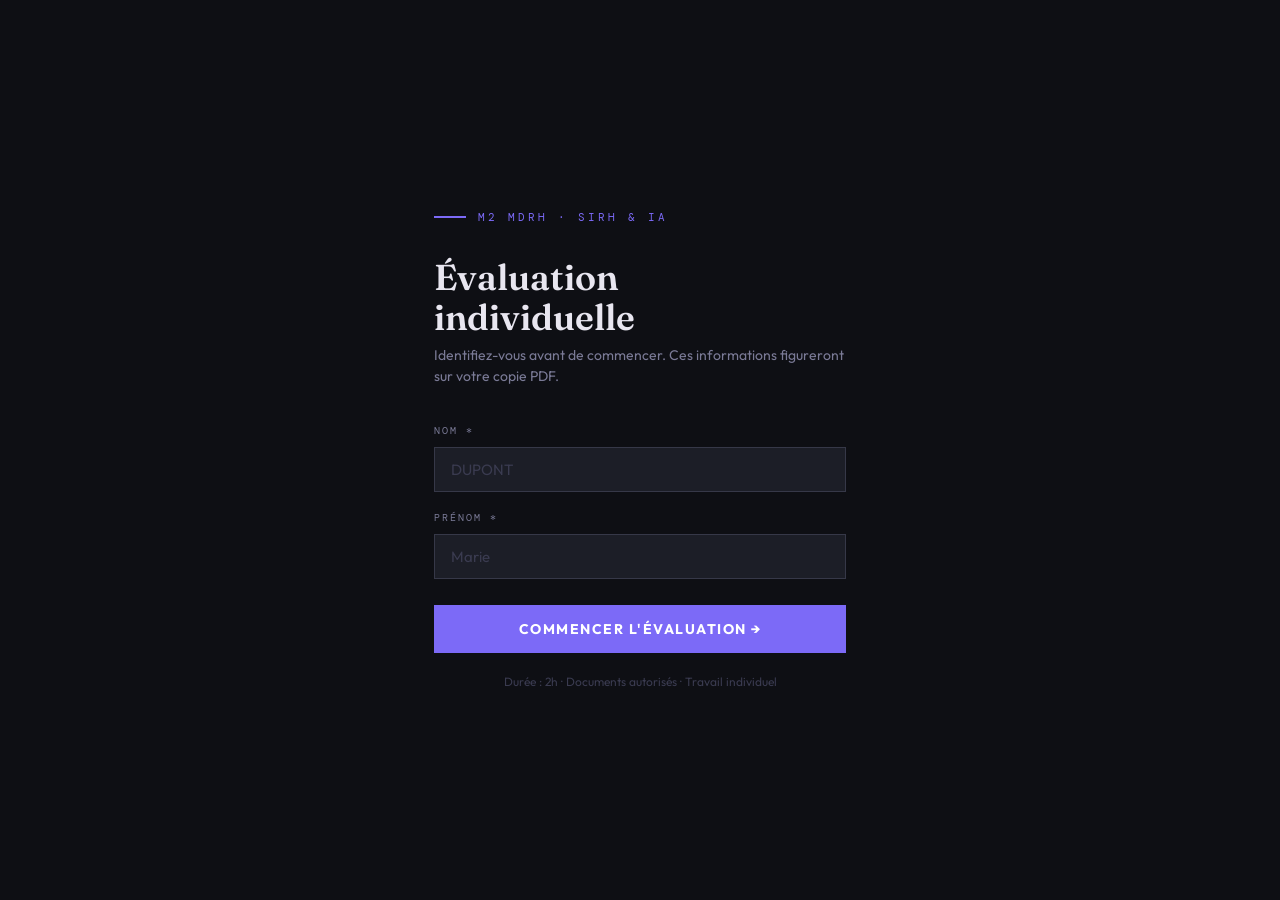
<file: modelEval/model2/eval.html>
<!DOCTYPE html>
<html lang="fr">
<head>
<meta charset="UTF-8">
<meta name="viewport" content="width=device-width, initial-scale=1.0">
<title>Évaluation Individuelle — M2 SIRH & IA</title>
<link href="https://fonts.googleapis.com/css2?family=Fraunces:ital,opsz,wght@0,9..144,300;0,9..144,600;0,9..144,700;1,9..144,400&family=DM+Mono:wght@400;500&family=Outfit:wght@400;500;600;700&display=swap" rel="stylesheet">
<style>
:root{--bg:#0e0f14;--surface:#16171e;--card:#1c1e27;--border:#2a2c38;--border2:#363848;--text:#e8e6f0;--muted:#7a7a96;--faint:#3a3b50;--accent:#7c6af7;--accent2:#f07c4a;--gold:#e8c96a;--red:#f05a5a;--cas1:#7c6af7;--cas2:#4ac9b8;--cas3:#f07c4a}
*,*::before,*::after{box-sizing:border-box;margin:0;padding:0}
body{font-family:'Outfit',sans-serif;background:var(--bg);color:var(--text);min-height:100vh;line-height:1.6}
/* ── IDENTITY ── */
#screen-identity{position:fixed;inset:0;z-index:1000;background:var(--bg);display:flex;align-items:center;justify-content:center;transition:opacity .5s ease}
.id-wrap{width:100%;max-width:460px;padding:24px}
.id-logo{font-family:'DM Mono',monospace;font-size:11px;letter-spacing:3px;text-transform:uppercase;color:var(--accent);margin-bottom:32px;display:flex;align-items:center;gap:12px}
.id-logo::before{content:'';display:block;width:32px;height:2px;background:var(--accent)}
.id-title{font-family:'Fraunces',serif;font-size:36px;font-weight:600;line-height:1.1;margin-bottom:8px}
.id-sub{font-size:14px;color:var(--muted);margin-bottom:36px;line-height:1.5}
.id-field{margin-bottom:18px}
.id-field label{display:block;font-family:'DM Mono',monospace;font-size:10px;letter-spacing:2px;text-transform:uppercase;color:var(--muted);margin-bottom:8px}
.id-field input{width:100%;background:var(--card);border:1px solid var(--border2);color:var(--text);font-family:'Outfit',sans-serif;font-size:15px;padding:12px 16px;outline:none;transition:border-color .2s}
.id-field input::placeholder{color:var(--faint)}
.id-field input:focus{border-color:var(--accent)}
.btn-start{width:100%;margin-top:8px;padding:15px;background:var(--accent);color:white;border:none;font-family:'Outfit',sans-serif;font-weight:700;font-size:14px;letter-spacing:1.5px;text-transform:uppercase;cursor:pointer;transition:opacity .2s}
.btn-start:hover{opacity:.88}
.id-note{margin-top:20px;font-size:12px;color:var(--faint);text-align:center;line-height:1.5}
/* ── HEADER ── */
#app-header{position:sticky;top:0;z-index:500;height:56px;background:rgba(14,15,20,.94);backdrop-filter:blur(12px);border-bottom:1px solid var(--border);display:none;align-items:center;padding:0 28px;gap:20px}
.hdr-name{font-family:'DM Mono',monospace;font-size:11px;color:var(--gold);white-space:nowrap;overflow:hidden;text-overflow:ellipsis;max-width:240px}
.hdr-title{flex:1;text-align:center;font-size:12px;font-weight:600;letter-spacing:1px;color:var(--muted);text-transform:uppercase}
.hdr-right{display:flex;align-items:center;gap:10px;flex-shrink:0}
#timer-display{font-family:'DM Mono',monospace;font-size:20px;font-weight:500;color:var(--gold);min-width:80px;text-align:right;transition:color .3s}
#timer-display.warn{color:var(--accent2)}
#timer-display.crit{color:var(--red);animation:blink 1s infinite}
@keyframes blink{50%{opacity:.35}}
.t-btn{background:var(--card);border:1px solid var(--border2);color:var(--muted);font-family:'DM Mono',monospace;font-size:10px;letter-spacing:1px;padding:5px 10px;cursor:pointer;transition:all .2s}
.t-btn:hover{border-color:var(--accent);color:var(--accent)}
#prog-wrap{height:2px;background:var(--border);position:sticky;top:56px;z-index:499;display:none}
#prog-bar{height:100%;background:linear-gradient(90deg,var(--accent),var(--accent2));width:0%;transition:width .5s}
/* ── MAIN ── */
main{max-width:840px;margin:0 auto;padding:52px 28px 140px;display:none}
.hero{margin-bottom:48px}
.hero-tag{font-family:'DM Mono',monospace;font-size:10px;letter-spacing:3px;text-transform:uppercase;color:var(--accent);margin-bottom:18px;display:flex;align-items:center;gap:10px}
.hero-tag::after{content:'';flex:1;height:1px;background:var(--border)}
.hero-title{font-family:'Fraunces',serif;font-size:42px;font-weight:600;line-height:1.1;margin-bottom:20px}
.hero-title em{font-style:italic;color:var(--accent2)}
.chips{display:flex;flex-wrap:wrap;gap:8px}
.chip{display:inline-flex;align-items:center;gap:6px;font-family:'DM Mono',monospace;font-size:10px;letter-spacing:1px;text-transform:uppercase;padding:5px 12px;border:1px solid var(--border2);color:var(--muted);background:var(--card)}
/* ── CONTEXT ── */
.ctx{background:var(--card);border:1px solid var(--border);border-top:3px solid var(--accent2);padding:26px 30px;margin-bottom:52px}
.ctx-label{font-family:'DM Mono',monospace;font-size:10px;letter-spacing:2px;text-transform:uppercase;color:var(--accent2);margin-bottom:10px}
.ctx-title{font-family:'Fraunces',serif;font-size:21px;font-weight:600;margin-bottom:12px}
.ctx-body{font-size:14px;color:#b0aec8;line-height:1.75;margin-bottom:12px}
.ctx-body strong{color:var(--text)}
.stat-row{display:grid;grid-template-columns:repeat(4,1fr);gap:10px;margin-top:16px}
.stat{background:var(--bg);border:1px solid var(--border);padding:12px 14px}
.stat-val{font-family:'Fraunces',serif;font-size:24px;font-weight:600;color:var(--accent2);line-height:1}
.stat-lbl{font-size:11px;color:var(--muted);margin-top:3px;line-height:1.4}
.ctx-note{margin-top:16px;font-family:'DM Mono',monospace;font-size:11px;color:var(--faint);padding-top:12px;border-top:1px solid var(--border)}
/* ── CAS ── */
.cas{margin-bottom:60px}
.cas-head{display:flex;align-items:flex-start;gap:20px;padding-bottom:20px;margin-bottom:28px;border-bottom:1px solid var(--border)}
.cas-n{font-family:'Fraunces',serif;font-size:60px;line-height:.9;font-weight:600;flex-shrink:0}
.cas-n.n1{color:var(--cas1)}.cas-n.n2{color:var(--cas2)}.cas-n.n3{color:var(--cas3)}
.cas-pill{display:inline-block;font-family:'DM Mono',monospace;font-size:9px;letter-spacing:2px;text-transform:uppercase;padding:3px 10px;margin-bottom:8px}
.cas-pill.p1{background:var(--cas1);color:#fff}.cas-pill.p2{background:var(--cas2);color:#0e0f14}.cas-pill.p3{background:var(--cas3);color:#fff}
.cas-title{font-family:'Fraunces',serif;font-size:24px;font-weight:600;line-height:1.2;margin-bottom:5px}
.cas-time{font-family:'DM Mono',monospace;font-size:11px;color:var(--muted)}
.situ{background:var(--surface);border-left:3px solid var(--gold);padding:14px 18px;margin-bottom:30px;font-size:13px;line-height:1.7;color:#b0aec8}
.situ strong{color:var(--text)}
/* ── QUESTIONS ── */
.qblock{margin-bottom:36px}
.qhead{display:flex;align-items:flex-start;gap:12px;margin-bottom:10px}
.qbadge{font-family:'DM Mono',monospace;font-size:10px;padding:3px 9px;border:1px solid currentColor;flex-shrink:0;margin-top:3px}
.qbadge.b1{color:var(--cas1)}.qbadge.b2{color:var(--cas2)}.qbadge.b3{color:var(--cas3)}
.qtitle{font-size:15px;font-weight:700;line-height:1.4}
.qinstr{font-size:13px;color:#9896b0;line-height:1.7;margin-bottom:14px}
.qinstr strong{color:var(--text)}
.slbl{font-family:'DM Mono',monospace;font-size:10px;letter-spacing:2px;text-transform:uppercase;color:var(--muted);margin:14px 0 8px;display:block}
/* ── INPUTS ── */
textarea.ans{width:100%;background:var(--card);border:1px solid var(--border2);color:var(--text);font-family:'Outfit',sans-serif;font-size:14px;line-height:1.7;padding:14px 16px;resize:vertical;min-height:120px;outline:none;transition:border-color .2s}
textarea.ans:focus{border-color:var(--accent)}
textarea.ans.lg{min-height:180px}
.cc{font-family:'DM Mono',monospace;font-size:10px;color:var(--faint);text-align:right;margin-top:4px}
/* ── TABLES ── */
.dtable{width:100%;border-collapse:collapse;font-size:13px;margin-bottom:6px}
.dtable th{background:var(--surface);color:var(--muted);font-family:'DM Mono',monospace;font-size:9px;letter-spacing:2px;text-transform:uppercase;padding:9px 12px;text-align:left;border:1px solid var(--border)}
.dtable td{border:1px solid var(--border);vertical-align:top;padding:0}
.dtable td.lbl{background:var(--surface);padding:10px 12px;color:var(--text);font-size:12px;font-weight:600;border-right:1px solid var(--border2);white-space:nowrap}
.dtable td input[type="text"],.dtable td select{width:100%;background:transparent;border:none;color:var(--text);font-family:'Outfit',sans-serif;font-size:13px;padding:10px 12px;outline:none}
.dtable td input[type="text"]::placeholder{color:var(--faint)}
.dtable td input[type="text"]:focus,.dtable td select:focus{background:rgba(124,106,247,.06)}
.ssel{font-family:'DM Mono',monospace!important;font-size:14px!important;cursor:pointer;text-align:center}
/* ── MISC ── */
.div-line{height:1px;background:var(--border);margin:52px 0;position:relative}
.div-line::after{content:attr(data-cas);position:absolute;right:0;top:-9px;font-family:'DM Mono',monospace;font-size:9px;letter-spacing:2px;text-transform:uppercase;color:var(--faint);background:var(--bg);padding-left:10px}
.footer{text-align:center;padding:40px 0 20px;font-family:'DM Mono',monospace;font-size:10px;color:var(--faint);letter-spacing:1px;border-top:1px solid var(--border)}
/* ── FAB ── */
#fab{position:fixed;bottom:28px;right:28px;z-index:300;display:none;flex-direction:column;align-items:flex-end;gap:8px}
#save-note{font-family:'DM Mono',monospace;font-size:10px;color:var(--muted);background:var(--card);border:1px solid var(--border);padding:5px 10px}
.fab-btn{background:var(--accent);color:white;border:none;font-family:'Outfit',sans-serif;font-weight:700;font-size:12px;letter-spacing:1.5px;text-transform:uppercase;padding:14px 22px;cursor:pointer;display:flex;align-items:center;gap:9px;box-shadow:0 8px 32px rgba(124,106,247,.4);transition:opacity .2s,transform .1s}
.fab-btn:hover{opacity:.88;transform:translateY(-1px)}
/* ── PRINT HEADER ── */
.print-hdr{display:none;text-align:center;padding:18px 0;margin-bottom:20px;border-bottom:2px solid black;font-family:sans-serif}
.print-hdr h1{font-size:18px;margin-bottom:4px}
.print-hdr p{font-size:12px;color:#444}
/* ── PRINT ── */
@media print{
  #screen-identity,#app-header,#prog-wrap,#fab{display:none!important}
  body{background:white!important;color:black!important}
  .print-hdr{display:block!important}
  .ctx{background:#f5f5f5!important;border-top:3px solid #f07c4a!important;-webkit-print-color-adjust:exact;print-color-adjust:exact}
  .cas-pill{-webkit-print-color-adjust:exact;print-color-adjust:exact}
  .dtable th{background:#eee!important;color:#333!important;-webkit-print-color-adjust:exact;print-color-adjust:exact}
  .dtable td.lbl{background:#f8f8f8!important;color:black!important}
  textarea.ans{display:none!important}
  .dtable td input[type="text"]{display:none!important}
  .situ{background:#f8f8f5!important;color:#333!important;border-left:3px solid #c9952a}
  main{padding:0!important}
  .hero-title{color:black!important}
  .cas-title{color:black!important}
  .hero-title em{color:#c96040!important}
  .cas{break-before:page}
  .cas:first-of-type{break-before:avoid}
  .qblock{break-inside:avoid}
  .cas-n{-webkit-print-color-adjust:exact;print-color-adjust:exact}
  .stat-row{grid-template-columns:repeat(4,1fr)!important}
  .print-proxy-ta{width:100%;border:1px solid #ccc!important;padding:10px 12px;font-family:'Outfit',sans-serif;font-size:13px;line-height:1.65;color:black;background:white;white-space:pre-wrap;word-break:break-word;min-height:40px}
  .print-proxy-inp{width:100%;padding:8px 12px;font-family:'Outfit',sans-serif;font-size:13px;color:black;background:transparent;white-space:pre-wrap;word-break:break-word;min-height:20px}
  .print-proxy-sel{text-align:center;font-size:15px;padding:6px}
  .cc{display:none!important}
}
@media(max-width:620px){main{padding:32px 16px 120px}.hero-title{font-size:30px}.cas-n{font-size:44px}.stat-row{grid-template-columns:1fr 1fr!important}#app-header{padding:0 14px}.hdr-name{max-width:150px}#fab{bottom:16px;right:16px}}
</style>
</head>
<body>

<!-- IDENTITY -->
<div id="screen-identity">
  <div class="id-wrap">
    <div class="id-logo">M2 MDRH · SIRH & IA</div>
    <h1 class="id-title">Évaluation<br>individuelle</h1>
    <p class="id-sub">Identifiez-vous avant de commencer. Ces informations figureront sur votre copie PDF.</p>
    <div class="id-field"><label>Nom *</label><input type="text" id="f-nom" placeholder="DUPONT" autocomplete="family-name"></div>
    <div class="id-field"><label>Prénom *</label><input type="text" id="f-prenom" placeholder="Marie" autocomplete="given-name"></div>
    <button class="btn-start" onclick="startEval()">Commencer l'évaluation →</button>
    <p class="id-note">Durée : 2h · Documents autorisés · Travail individuel</p>
  </div>
</div>

<!-- HEADER -->
<header id="app-header">
  <div class="hdr-name" id="hdr-name">—</div>
  <div class="hdr-title">Évaluation Finale · SIRH & IA</div>
  <div class="hdr-right">
    <button class="t-btn" id="t-btn" onclick="toggleTimer()">⏸ Pause</button>
    <div id="timer-display">2:00:00</div>
  </div>
</header>
<div id="prog-wrap"><div id="prog-bar"></div></div>

<main id="main">
  <div class="print-hdr"><h1>Évaluation Finale — M2 SIRH & IA</h1><p id="print-id"></p></div>

  <!-- HERO -->
  <div class="hero">
    <div class="hero-tag">Module SIRH · Data · IA — Bloc 3 RNCP</div>
    <h1 class="hero-title">Évaluation finale<br><em>TechDistrib</em></h1>
    <div class="chips">
      <span class="chip">⏱ 2h</span>
      <span class="chip">👤 Individuel</span>
      <span class="chip">📄 Export PDF</span>
      <span class="chip">✅ Supports autorisés</span>
    </div>
  </div>

  <!-- CONTEXTE -->
  <div class="ctx">
    <div class="ctx-label">Fil rouge · Entreprise mise en situation</div>
    <h2 class="ctx-title">TechDistrib — ETI en transformation digitale RH</h2>
    <p class="ctx-body"><strong>TechDistrib</strong> est une ETI française de distribution de matériel professionnel, comptant <strong>350 salariés</strong> sur 4 sites (Lyon, Bordeaux, Nantes, Strasbourg), en croissance de <strong>+22 % de CA</strong> sur 3 ans. <strong>Isabelle Morin</strong>, DRH récemment nommée, a mandat de la direction pour moderniser la fonction RH — actuellement gérée 100 % sur papier et Excel, sans aucun outil centralisé, sans ATS, sans tableau de bord.</p>
    <div class="stat-row">
      <div class="stat"><div class="stat-val">18 %</div><div class="stat-lbl">Turnover<br><small style="opacity:.7">(secteur : 12 %)</small></div></div>
      <div class="stat"><div class="stat-val">5,8 %</div><div class="stat-lbl">Absentéisme<br><small style="opacity:.7">(en hausse)</small></div></div>
      <div class="stat"><div class="stat-val">4</div><div class="stat-lbl">Sites<br><small style="opacity:.7">non coordonnés</small></div></div>
      <div class="stat"><div class="stat-val">0</div><div class="stat-lbl">Outil SIRH<br><small style="opacity:.7">existant</small></div></div>
    </div>
    <p class="ctx-note">⚠ Les 3 cas sont interdépendants — vos réponses doivent rester cohérentes d'un cas à l'autre.</p>
  </div>

  <!-- ═══════ CAS 1 ═══════ -->
  <section class="cas" id="cas1">
    <div class="cas-head">
      <div class="cas-n n1">01</div>
      <div class="cas-info">
        <div class="cas-pill p1">Cas 1 · 40 min</div>
        <h2 class="cas-title">Diagnostic du SI<br>& Valeur de la Data</h2>
        <div class="cas-time">⏱ 40 minutes conseillées</div>
      </div>
    </div>
    <div class="situ"><strong>Mise en situation :</strong> Avant tout projet de digitalisation, Isabelle vous demande d'évaluer la maturité digitale de TechDistrib et de poser les premières bases d'une stratégie data autour du problème de turnover.</div>

    <!-- Q1.1 -->
    <div class="qblock">
      <div class="qhead"><span class="qbadge b1">Q 1.1</span><span class="qtitle">Grille de maturité digitale — votre évaluation personnelle</span></div>
      <p class="qinstr">Évaluez TechDistrib selon les 5 critères ci-dessous. Pour chacun, sélectionnez votre statut (<strong>✅ / 🟠 / ❌</strong>) et rédigez une justification courte et concrète, ancrée dans le contexte de l'entreprise.</p>
      <table class="dtable">
        <thead><tr><th style="width:38%">Critère</th><th style="width:13%">Statut</th><th>Votre justification (contexte TechDistrib)</th></tr></thead>
        <tbody id="t-mat"></tbody>
      </table>
      <span class="slbl">Votre verdict — TechDistrib est-elle prête à digitaliser ? (4–5 lignes)</span>
      <textarea class="ans" id="q11syn" placeholder="À partir de votre évaluation, rédigez votre diagnostic personnel. Quelle est selon vous la condition préalable la plus urgente à remplir avant de déployer un SIRH ? Justifiez avec vos propres arguments."></textarea>
    </div>

    <!-- Q1.2 -->
    <div class="qblock">
      <div class="qhead"><span class="qbadge b1">Q 1.2</span><span class="qtitle">Pyramide de la valeur Data — application au turnover</span></div>
      <p class="qinstr">Appliquez la pyramide <strong>Données → Information → Connaissance → Sagesse</strong> au problème de turnover (18 %) de TechDistrib. Donnez un exemple concret et original à chaque niveau, puis formulez la recommandation managériale qui en découle.</p>
      <table class="dtable">
        <thead><tr><th style="width:22%">Niveau</th><th>Votre exemple concret chez TechDistrib</th></tr></thead>
        <tbody>
          <tr><td class="lbl">📁 Donnée brute</td><td><input type="text" id="pyr1" placeholder="Information brute stockable dans le futur SIRH…"></td></tr>
          <tr><td class="lbl">📊 Information</td><td><input type="text" id="pyr2" placeholder="Ce que l'on calcule ou compare à partir de ces données…"></td></tr>
          <tr><td class="lbl">💡 Connaissance</td><td><input type="text" id="pyr3" placeholder="Ce que l'on comprend sur la situation de TechDistrib…"></td></tr>
          <tr><td class="lbl">🧠 Sagesse</td><td><input type="text" id="pyr4" placeholder="La décision concrète que vous recommandez à Isabelle…"></td></tr>
        </tbody>
      </table>
    </div>
  </section>

  <div class="div-line" data-cas="→ Cas 2"></div>

  <!-- ═══════ CAS 2 ═══════ -->
  <section class="cas" id="cas2">
    <div class="cas-head">
      <div class="cas-n n2">02</div>
      <div class="cas-info">
        <div class="cas-pill p2">Cas 2 · 40 min</div>
        <h2 class="cas-title">Choix de la solution SIRH<br>& Modules prioritaires</h2>
        <div class="cas-time">⏱ 40 minutes conseillées</div>
      </div>
    </div>
    <div class="situ"><strong>Mise en situation :</strong> Le diagnostic est posé. Isabelle doit convaincre la direction. Elle attend de vous une recommandation argumentée sur le type de solution à déployer et les modules à prioriser — <em>pas de bonne réponse unique</em>, mais une logique solide et cohérente avec TechDistrib.</div>

    <!-- Q2.1 -->
    <div class="qblock">
      <div class="qhead"><span class="qbadge b2">Q 2.1</span><span class="qtitle">SaaS ou OnPremise — votre analyse comparative et recommandation</span></div>
      <p class="qinstr">Pour chacun des 4 critères ci-dessous, évaluez les deux options en tenant compte de la réalité de TechDistrib, puis formulez votre recommandation personnelle dans la dernière colonne. Concluez par une argumentation synthétique.</p>
      <table class="dtable">
        <thead><tr><th style="width:26%">Critère</th><th style="width:24%">SaaS</th><th style="width:24%">OnPremise</th><th>Votre recommandation</th></tr></thead>
        <tbody id="t-saas"></tbody>
      </table>
      <span class="slbl">Votre recommandation finale (3–4 lignes)</span>
      <textarea class="ans" id="q21reco" placeholder="Quelle option recommandez-vous à Isabelle, et pourquoi ? Citez au moins 2 arguments spécifiques à la situation de TechDistrib (taille, multi-sites, budget contraint, maturité IT…)."></textarea>
    </div>

    <!-- Q2.2 -->
    <div class="qblock">
      <div class="qhead"><span class="qbadge b2">Q 2.2</span><span class="qtitle">Votre choix des 2 modules SIRH prioritaires</span></div>
      <p class="qinstr">La direction impose un budget Phase 1 couvrant <strong>2 modules maximum</strong>. Choisissez parmi : <strong>Core RH — ATS — LMS — PMS — Paie/GTA</strong>.<br>Pour chaque module retenu, structurez : <em>problème constaté chez TechDistrib → module choisi → bénéfice attendu</em>.</p>
      <span class="slbl">Module prioritaire n°1</span>
      <textarea class="ans" id="q22m1" placeholder="Problème constaté chez TechDistrib → Module choisi (nommez l'éditeur si possible) → Bénéfice attendu, quantifié si possible…"></textarea>
      <span class="slbl">Module prioritaire n°2</span>
      <textarea class="ans" id="q22m2" placeholder="Problème constaté chez TechDistrib → Module choisi (nommez l'éditeur si possible) → Bénéfice attendu, quantifié si possible…"></textarea>
    </div>
  </section>

  <div class="div-line" data-cas="→ Cas 3"></div>

  <!-- ═══════ CAS 3 ═══════ -->
  <section class="cas" id="cas3">
    <div class="cas-head">
      <div class="cas-n n3">03</div>
      <div class="cas-info">
        <div class="cas-pill p3">Cas 3 · 40 min</div>
        <h2 class="cas-title">IA générative & Stratégie<br>pour TechDistrib</h2>
        <div class="cas-time">⏱ 40 minutes conseillées</div>
      </div>
    </div>
    <div class="situ"><strong>Mise en situation :</strong> 18 mois après le déploiement, TechDistrib dispose de données centralisées. La direction générale veut savoir comment l'IA peut renforcer la fonction RH. Isabelle vous demande de proposer un cas d'usage concret et de rédiger le prompt qui permettrait de l'activer.</div>

    <!-- Q3.1 -->
    <div class="qblock">
      <div class="qhead"><span class="qbadge b3">Q 3.1</span><span class="qtitle">Votre cas d'usage IA — 1 proposition originale et argumentée</span></div>
      <p class="qinstr">Choisissez <strong>le cas d'usage IA que vous jugez le plus pertinent pour TechDistrib</strong> à ce stade. Il doit être réaliste au vu de la maturité de l'entreprise (18 mois de données, équipe RH de 5 personnes). Justifiez chaque entrée.</p>
      <table class="dtable"><tbody>
        <tr><td class="lbl" style="width:30%">Intitulé du cas d'usage</td><td><input type="text" id="ai1" placeholder="Nommez votre cas d'usage clairement…"></td></tr>
        <tr><td class="lbl">Problème RH adressé</td><td><input type="text" id="ai2" placeholder="Quel problème spécifique de TechDistrib ce cas résout-il ?"></td></tr>
        <tr><td class="lbl">Type d'IA mobilisé</td><td><input type="text" id="ai3" placeholder="Générative / Prédictive / NLP… et pourquoi ce type ?"></td></tr>
        <tr><td class="lbl">Bénéfice attendu</td><td><input type="text" id="ai4" placeholder="Gain mesurable si possible (%, délai, coût…)"></td></tr>
        <tr><td class="lbl">Vigilance RGPD</td><td><input type="text" id="ai5" placeholder="Article 22, profilage, base légale, transparence…"></td></tr>
      </tbody></table>
      <span class="slbl">Pourquoi ce cas d'usage — votre justification personnelle (3–4 lignes)</span>
      <textarea class="ans" id="q31just" placeholder="Pourquoi avez-vous retenu ce cas d'usage spécifiquement pour TechDistrib à ce stade ? Quels critères ont guidé votre choix (maturité, urgence, ROI, faisabilité…) ?"></textarea>
    </div>

    <!-- Q3.2 -->
    <div class="qblock">
      <div class="qhead"><span class="qbadge b3">Q 3.2</span><span class="qtitle">Prompt IA — Méthode des 5 piliers</span></div>
      <p class="qinstr">Isabelle veut utiliser l'IA générative pour rédiger un <strong>email de communication interne</strong> annonçant le nouveau portail RH self-service aux 350 collaborateurs de TechDistrib. Construisez le prompt complet en appliquant rigoureusement la méthode des <strong>5 piliers</strong>.</p>
      <table class="dtable">
        <thead><tr><th style="width:22%">Pilier</th><th>Votre rédaction</th></tr></thead>
        <tbody>
          <tr><td class="lbl">🎯 Contexte</td><td><input type="text" id="p1" placeholder="Rôle d'Isabelle, entreprise, situation, public visé…"></td></tr>
          <tr><td class="lbl">📋 Tâche</td><td><input type="text" id="p2" placeholder="Verbe d'action précis + objectif de la production…"></td></tr>
          <tr><td class="lbl">📐 Format</td><td><input type="text" id="p3" placeholder="Structure attendue, nombre de parties, longueur max…"></td></tr>
          <tr><td class="lbl">⚙️ Contraintes</td><td><input type="text" id="p4" placeholder="Ton, éléments obligatoires, choses à éviter…"></td></tr>
          <tr><td class="lbl">💡 Exemple</td><td><input type="text" id="p5" placeholder="(Optionnel) Phrase d'accroche ou style à reproduire…"></td></tr>
        </tbody>
      </table>
      <span class="slbl">Votre position — L'IA va-t-elle supprimer des postes RH chez TechDistrib ? (5–6 lignes)</span>
      <textarea class="ans lg" id="q32pos" placeholder="Répondez de façon nuancée et ancrée dans la réalité de TechDistrib (ETI, équipe RH de 5 personnes, missions très administratives). Appuyez-vous sur les notions vues en cours : transformation des métiers, tâches à valeur ajoutée, maturité IA, RGPD."></textarea>
      <div class="cc" id="cc32">0 caractère</div>
    </div>
  </section>

  <div class="footer">M2 Manager du Développement des Ressources Humaines · Module SIRH & IA · Bloc 3<br>Évaluation individuelle à usage pédagogique exclusif</div>
</main>

<!-- FAB -->
<div id="fab">
  <div id="save-note">💾 Sauvegarde auto active</div>
  <button class="fab-btn" onclick="exportPDF()">
    <svg width="15" height="15" viewBox="0 0 24 24" fill="none" stroke="currentColor" stroke-width="2.5"><path d="M21 15v4a2 2 0 01-2 2H5a2 2 0 01-2-2v-4"/><polyline points="7 10 12 15 17 10"/><line x1="12" y1="15" x2="12" y2="3"/></svg>
    Exporter ma copie PDF
  </button>
</div>

<script>
// ── DATA ─────────────────────────────────────────────────────────────
const matC = [
  "Processus formalisé (procédure écrite)",
  "Processus répétitif (> 20 fois/mois)",
  "Taux d'erreur élevé (> 5 %)",
  "Données structurées (pas 100 % texte libre)",
  "Adhésion des utilisateurs"
];

const saasR = [
  "Coût d'investissement initial",
  "Accessibilité multi-sites",
  "Délai de déploiement",
  "Dépendance / souveraineté"
];

// ── BUILD TABLES ─────────────────────────────────────────────────────
function buildMat() {
  const t = document.getElementById('t-mat');
  matC.forEach((c, i) => {
    const tr = document.createElement('tr');
    tr.innerHTML = `<td class="lbl">${c}</td>
      <td style="text-align:center">
        <select class="ssel" id="ms${i}" style="background:transparent;border:none;font-size:15px;cursor:pointer;outline:none;width:100%;padding:8px">
          <option value="">—</option><option>✅</option><option>🟠</option><option>❌</option>
        </select>
      </td>
      <td><input type="text" id="mj${i}" placeholder="Justification concrète pour TechDistrib…"></td>`;
    t.appendChild(tr);
  });
}

function buildSaas() {
  const t = document.getElementById('t-saas');
  saasR.forEach((r, i) => {
    const tr = document.createElement('tr');
    tr.innerHTML = `<td class="lbl">${r}</td>
      <td><input type="text" id="ss${i}" placeholder="Analyse SaaS…"></td>
      <td><input type="text" id="so${i}" placeholder="Analyse OnPremise…"></td>
      <td><input type="text" id="sr${i}" placeholder="Votre recommandation pour TechDistrib…"></td>`;
    t.appendChild(tr);
  });
}

// ── TIMER ─────────────────────────────────────────────────────────────
let secs = 120 * 60, running = false, iv = null;

function startTimer() {
  running = true;
  document.getElementById('t-btn').textContent = '⏸ Pause';
  iv = setInterval(() => {
    if (secs <= 0) { clearInterval(iv); return; }
    secs--;
    renderTimer();
    updateProg();
  }, 1000);
}

function toggleTimer() {
  if (running) { clearInterval(iv); running = false; document.getElementById('t-btn').textContent = '▶ Reprendre'; }
  else { startTimer(); }
}

function renderTimer() {
  const h = Math.floor(secs / 3600), m = Math.floor((secs % 3600) / 60), s = secs % 60;
  const el = document.getElementById('timer-display');
  el.textContent = (h ? h + ':' : '') + String(m).padStart(2, '0') + ':' + String(s).padStart(2, '0');
  el.classList.remove('warn', 'crit');
  if (secs <= 600) el.classList.add('crit');
  else if (secs <= 1200) el.classList.add('warn');
}

function updateProg() {
  document.getElementById('prog-bar').style.width = Math.min(((120 * 60 - secs) / (120 * 60)) * 100, 100) + '%';
}

// ── STORAGE ───────────────────────────────────────────────────────────
function save() {
  const d = {};
  document.querySelectorAll('input[type="text"],textarea,select').forEach(el => { if (el.id) d[el.id] = el.value; });
  try {
    localStorage.setItem('td_eval_v2', JSON.stringify(d));
    const n = new Date();
    document.getElementById('save-note').textContent = '💾 Sauvegardé ' + String(n.getHours()).padStart(2, '0') + ':' + String(n.getMinutes()).padStart(2, '0');
  } catch(e) {}
}

function load() {
  try {
    const raw = localStorage.getItem('td_eval_v2');
    if (!raw) return;
    const d = JSON.parse(raw);
    Object.entries(d).forEach(([id, v]) => { const el = document.getElementById(id); if (el) el.value = v; });
    updateCC();
  } catch(e) {}
}

function updateCC() {
  const el = document.getElementById('q32pos');
  if (!el) return;
  const n = el.value.length;
  document.getElementById('cc32').textContent = n + ' caractère' + (n > 1 ? 's' : '');
}

// ── START ─────────────────────────────────────────────────────────────
function startEval() {
  const nom = document.getElementById('f-nom').value.trim();
  const prenom = document.getElementById('f-prenom').value.trim();
  if (!nom || !prenom) { alert('Veuillez renseigner votre Nom et Prénom avant de commencer.'); document.getElementById('f-nom').focus(); return; }
  const full = prenom + ' ' + nom.toUpperCase();
  document.getElementById('hdr-name').textContent = full;
  document.getElementById('print-id').textContent = full + ' · M2 MDRH · Module SIRH & IA';
  const scr = document.getElementById('screen-identity');
  scr.style.opacity = '0';
  setTimeout(() => {
    scr.style.display = 'none';
    document.getElementById('app-header').style.display = 'flex';
    document.getElementById('prog-wrap').style.display = 'block';
    document.getElementById('main').style.display = 'block';
    document.getElementById('fab').style.display = 'flex';
    load();
    startTimer();
    updateCC();
  }, 500);
}

// ── PDF EXPORT ────────────────────────────────────────────────────────
function exportPDF() {
  save();
  const reps = [];
  document.querySelectorAll('textarea').forEach(ta => {
    const p = document.createElement('div');
    p.className = 'print-proxy print-proxy-ta';
    p.textContent = ta.value || '';
    if (!ta.value) p.style.color = '#aaa';
    ta.parentNode.insertBefore(p, ta);
    ta.style.display = 'none';
    reps.push({ original: ta, proxy: p });
  });
  document.querySelectorAll('input[type="text"]').forEach(inp => {
    const p = document.createElement('div');
    p.className = 'print-proxy print-proxy-inp';
    p.textContent = inp.value || '';
    if (!inp.value) p.style.color = '#aaa';
    inp.parentNode.insertBefore(p, inp);
    inp.style.display = 'none';
    reps.push({ original: inp, proxy: p });
  });
  document.querySelectorAll('select.ssel').forEach(sel => {
    const p = document.createElement('div');
    p.className = 'print-proxy print-proxy-sel';
    p.textContent = sel.value || '—';
    sel.parentNode.insertBefore(p, sel);
    sel.style.display = 'none';
    reps.push({ original: sel, proxy: p });
  });
  window.print();
  reps.forEach(({ original, proxy }) => { original.style.display = ''; proxy.remove(); });
}

// ── EVENTS ────────────────────────────────────────────────────────────
document.addEventListener('input', e => { if (e.target.id === 'q32pos') updateCC(); save(); });
document.addEventListener('change', save);
document.getElementById('f-nom').addEventListener('keydown', e => { if (e.key === 'Enter') document.getElementById('f-prenom').focus(); });
document.getElementById('f-prenom').addEventListener('keydown', e => { if (e.key === 'Enter') startEval(); });

buildMat();
buildSaas();
</script>
</body>
</html>
</file>
